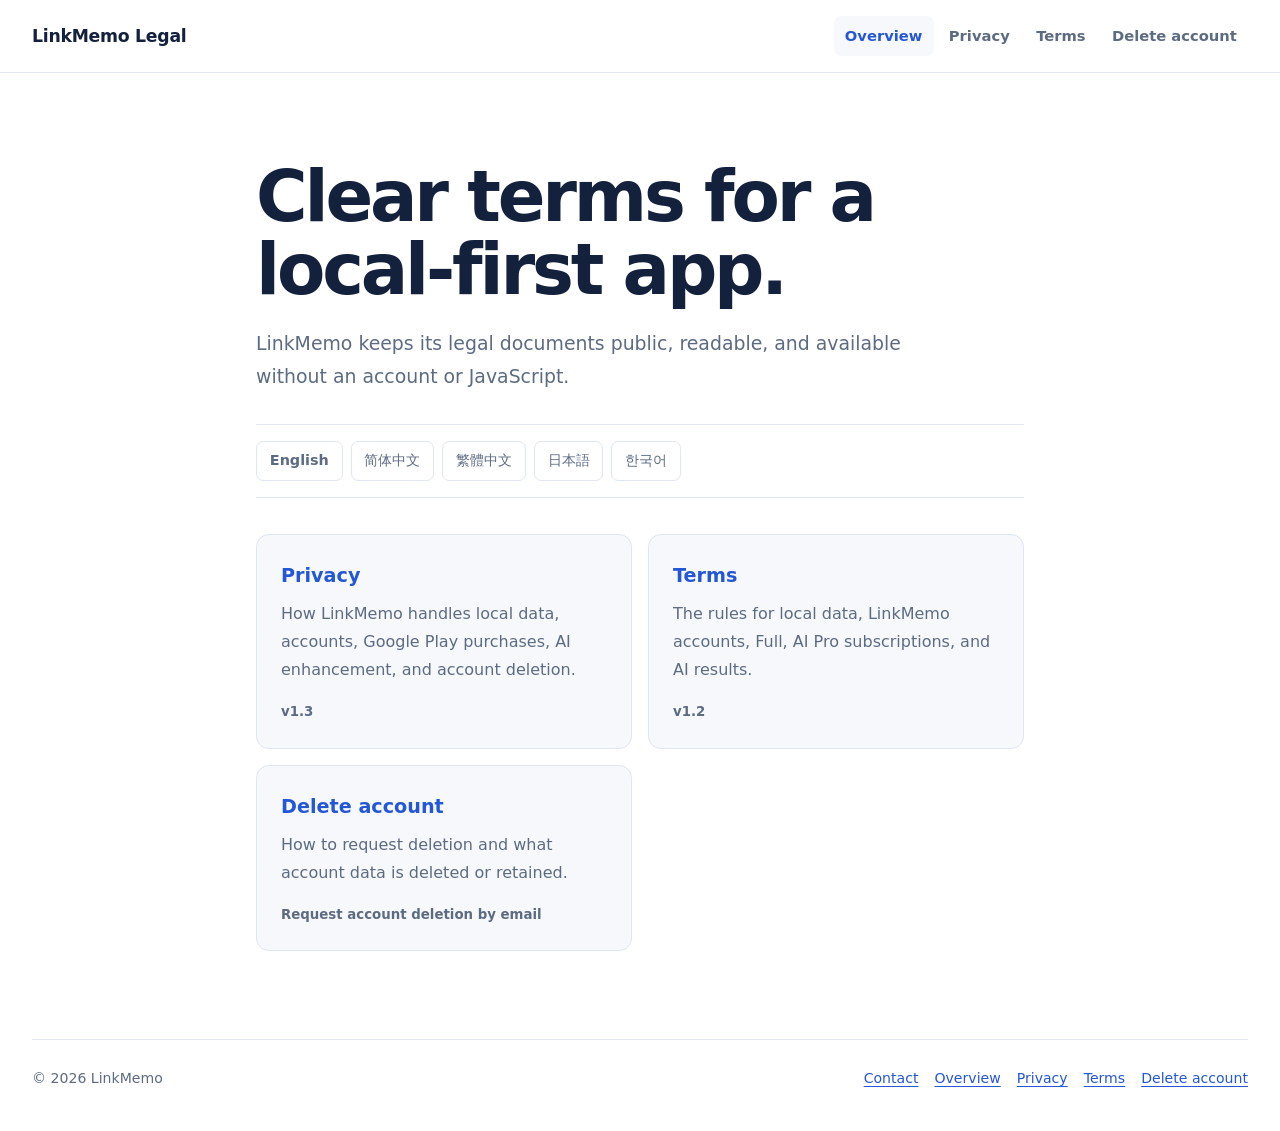
<file: index.html>
<!doctype html>
<html lang="en">
  <head>
    <meta charset="utf-8">
    <meta name="viewport" content="width=device-width, initial-scale=1">
    <meta name="description" content="Official privacy policy, account deletion instructions, and terms for LinkMemo.">
    <title>LinkMemo Legal</title>
    <link rel="stylesheet" href="styles.css">
  </head>
  <body>
    <a class="skip-link" href="#content">Skip to content</a>
    <header class="site-header"><div class="header-inner"><a class="brand" href="index.html">LinkMemo Legal</a><nav class="site-nav" aria-label="Primary navigation"><a href="index.html" aria-current="page">Overview</a><a href="privacy.html">Privacy</a><a href="terms.html">Terms</a><a href="delete-account.html">Delete account</a></nav></div></header>
    <main id="content" class="page-shell">
      <div class="page-intro"><h1>Clear terms for a local-first app.</h1><p>LinkMemo keeps its legal documents public, readable, and available without an account or JavaScript.</p></div>
      <nav class="language-switcher" aria-label="Language"><a href="#en" lang="en">English</a><a href="#zh-cn" lang="zh-CN">简体中文</a><a href="#zh-tw" lang="zh-Hant">繁體中文</a><a href="#ja" lang="ja">日本語</a><a href="#ko" lang="ko">한국어</a></nav>
      <div class="language-stack">
        <section id="en" class="language-panel" lang="en">
          <div class="overview-grid">
            <a class="overview-link" href="privacy.html#en"><strong>Privacy</strong><span>How LinkMemo handles local data, accounts, Google Play purchases, AI enhancement, and account deletion.</span><small>v1.3</small></a>
            <a class="overview-link" href="terms.html#en"><strong>Terms</strong><span>The rules for local data, LinkMemo accounts, Full, AI Pro subscriptions, and AI results.</span><small>v1.2</small></a>
            <a class="overview-link" href="delete-account.html#en"><strong>Delete account</strong><span>How to request deletion and what account data is deleted or retained.</span><small>Request account deletion by email</small></a>
          </div>
        </section>

        <section id="zh-cn" class="language-panel" lang="zh-CN">
          <div class="overview-grid">
            <a class="overview-link" href="privacy.html#zh-cn"><strong>隐私政策</strong><span>说明 LinkMemo 如何处理本地数据、账号、Google Play 购买、AI 增强与账号删除。</span><small>v1.3</small></a>
            <a class="overview-link" href="terms.html#zh-cn"><strong>用户协议</strong><span>说明本地数据、LinkMemo 账号、完整版、AI Pro 订阅及 AI 结果的使用规则。</span><small>v1.2</small></a>
            <a class="overview-link" href="delete-account.html#zh-cn"><strong>删除账号</strong><span>说明如何申请删除，以及哪些账号数据会被删除或保留。</span><small>通过电子邮件申请删除账号</small></a>
          </div>
        </section>

        <section id="zh-tw" class="language-panel" lang="zh-Hant">
          <div class="overview-grid">
            <a class="overview-link" href="privacy.html#zh-tw"><strong>私隱政策</strong><span>說明 LinkMemo 如何處理本機資料、帳戶、Google Play 購買、AI 增強及帳戶刪除。</span><small>v1.3</small></a>
            <a class="overview-link" href="terms.html#zh-tw"><strong>使用者協議</strong><span>說明本機資料、LinkMemo 帳戶、完整版、AI Pro 訂閱及 AI 結果的使用規則。</span><small>v1.2</small></a>
            <a class="overview-link" href="delete-account.html#zh-tw"><strong>刪除帳戶</strong><span>說明如何申請刪除，以及哪些帳戶資料會被刪除或保留。</span><small>透過電郵申請刪除帳戶</small></a>
          </div>
        </section>

        <section id="ja" class="language-panel" lang="ja">
          <div class="overview-grid">
            <a class="overview-link" href="privacy.html#ja"><strong>プライバシーポリシー</strong><span>ローカルデータ、アカウント、Google Play 購入、AI 強化、アカウント削除について説明します。</span><small>v1.3</small></a>
            <a class="overview-link" href="terms.html#ja"><strong>利用規約</strong><span>ローカルデータ、LinkMemo アカウント、Full、AI Pro 購読、AI 結果の利用条件です。</span><small>v1.2</small></a>
            <a class="overview-link" href="delete-account.html#ja"><strong>アカウント削除</strong><span>削除の申請方法と、削除または保持されるアカウントデータを説明します。</span><small>メールでアカウント削除を申請</small></a>
          </div>
        </section>

        <section id="ko" class="language-panel" lang="ko">
          <div class="overview-grid">
            <a class="overview-link" href="privacy.html#ko"><strong>개인정보 처리방침</strong><span>로컬 데이터, 계정, Google Play 구매, AI 향상 및 계정 삭제 처리 방식을 설명합니다.</span><small>v1.3</small></a>
            <a class="overview-link" href="terms.html#ko"><strong>이용약관</strong><span>로컬 데이터, LinkMemo 계정, Full, AI Pro 구독 및 AI 결과에 적용되는 규칙입니다.</span><small>v1.2</small></a>
            <a class="overview-link" href="delete-account.html#ko"><strong>계정 삭제</strong><span>삭제 요청 방법과 삭제되거나 보존되는 계정 데이터를 설명합니다.</span><small>이메일로 계정 삭제 요청</small></a>
          </div>
        </section>
      </div>
    </main>
    <footer class="site-footer"><span>© 2026 LinkMemo</span><div class="footer-links"><a href="mailto:zengqb2315509134@gmail.com">Contact</a><a href="index.html">Overview</a><a href="privacy.html">Privacy</a><a href="terms.html">Terms</a><a href="delete-account.html">Delete account</a></div></footer>
  </body>
</html>
</file>
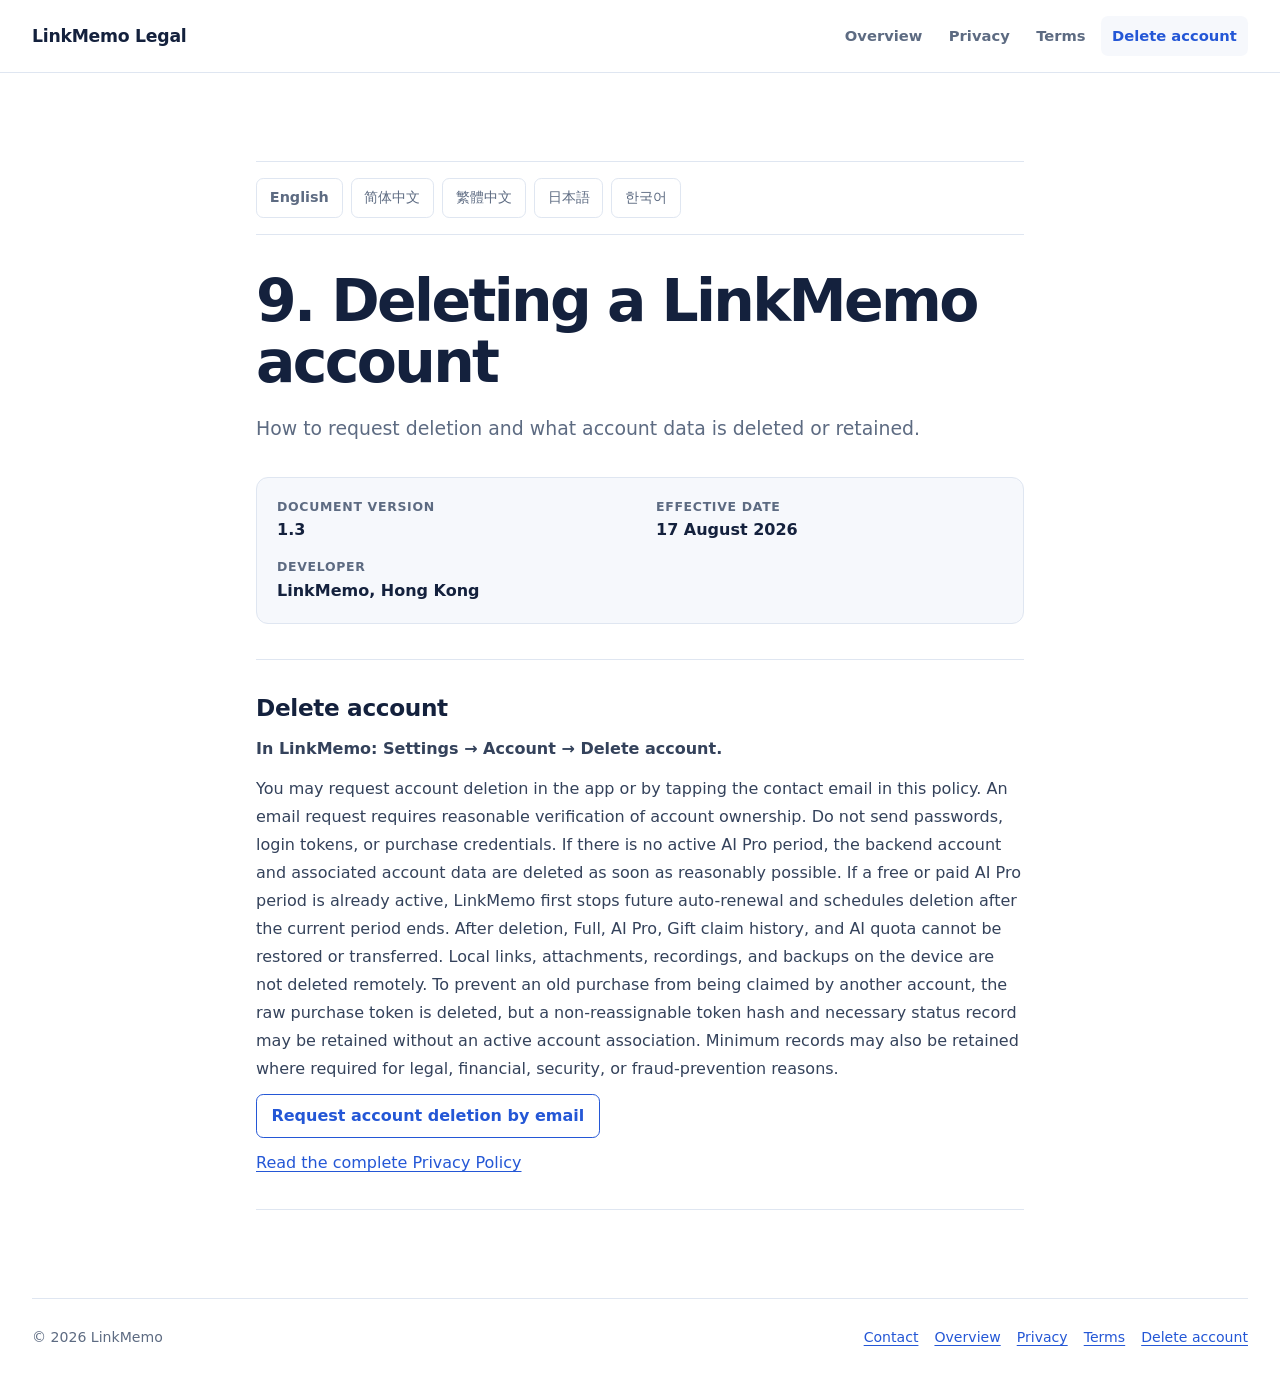
<file: delete-account.html>
<!doctype html>
<html lang="en">
  <head>
    <meta charset="utf-8">
    <meta name="viewport" content="width=device-width, initial-scale=1">
    <meta name="description" content="How to request deletion of a LinkMemo account and what data is deleted or retained.">
    <title>Delete a LinkMemo Account</title>
    <link rel="stylesheet" href="styles.css">
  </head>
  <body>
    <a class="skip-link" href="#content">Skip to content</a>
    <header class="site-header"><div class="header-inner"><a class="brand" href="index.html">LinkMemo Legal</a><nav class="site-nav" aria-label="Primary navigation"><a href="index.html">Overview</a><a href="privacy.html">Privacy</a><a href="terms.html">Terms</a><a href="delete-account.html" aria-current="page">Delete account</a></nav></div></header>
    <main id="content" class="page-shell">
      <nav class="language-switcher" aria-label="Language"><a href="#en" lang="en">English</a><a href="#zh-cn" lang="zh-CN">简体中文</a><a href="#zh-tw" lang="zh-Hant">繁體中文</a><a href="#ja" lang="ja">日本語</a><a href="#ko" lang="ko">한국어</a></nav>
      <div class="language-stack">
        <article id="en" class="language-panel" lang="en">
          <header class="document-header"><h1>9. Deleting a LinkMemo account</h1><p class="document-summary">How to request deletion and what account data is deleted or retained.</p><dl class="document-meta"><div><dt>Document version</dt><dd>1.3</dd></div><div><dt>Effective date</dt><dd><time datetime="2026-08-17">17 August 2026</time></dd></div><div><dt>Developer</dt><dd>LinkMemo, Hong Kong</dd></div></dl></header>
          <section class="legal-section"><h2>Delete account</h2><p><strong>In LinkMemo: Settings → Account → Delete account.</strong></p><p>You may request account deletion in the app or by tapping the contact email in this policy. An email request requires reasonable verification of account ownership. Do not send passwords, login tokens, or purchase credentials. If there is no active AI Pro period, the backend account and associated account data are deleted as soon as reasonably possible. If a free or paid AI Pro period is already active, LinkMemo first stops future auto-renewal and schedules deletion after the current period ends. After deletion, Full, AI Pro, Gift claim history, and AI quota cannot be restored or transferred. Local links, attachments, recordings, and backups on the device are not deleted remotely. To prevent an old purchase from being claimed by another account, the raw purchase token is deleted, but a non-reassignable token hash and necessary status record may be retained without an active account association. Minimum records may also be retained where required for legal, financial, security, or fraud-prevention reasons.</p><p class="document-action"><a href="mailto:zengqb2315509134@gmail.com?subject=LinkMemo%20account%20deletion%20request">Request account deletion by email</a></p><p><a href="privacy.html#en">Read the complete Privacy Policy</a></p></section>
        </article>

        <article id="zh-cn" class="language-panel" lang="zh-CN">
          <header class="document-header"><h1>9. 删除LinkMemo账号</h1><p class="document-summary">说明如何申请删除，以及哪些账号数据会被删除或保留。</p><dl class="document-meta"><div><dt>文档版本</dt><dd>1.3</dd></div><div><dt>生效日期</dt><dd><time datetime="2026-08-17">2026年8月17日</time></dd></div><div><dt>开发者</dt><dd>LinkMemo（香港）</dd></div></dl></header>
          <section class="legal-section"><h2>删除账号</h2><p><strong>在 LinkMemo 中：设置 → 账号 → 删除账号。</strong></p><p>你可在应用内申请删除账号，也可点击本政策中的联系邮箱发出申请。邮件申请需要完成合理的账号归属确认，请勿发送密码、登录令牌或购买凭证。没有有效AI Pro周期时，服务端账号及相关账号数据会尽快删除；如仍有已生效的免费或付费AI Pro周期，LinkMemo会先停止后续自动续订，并计划在当前有效期结束后删除账号。删除后Full、AI Pro、Gift领取记录和AI额度不再可恢复或转移。设备本地链接、附件、录音和备份不会被远程删除。为防止旧购买凭证被其他账号重复认领，原始购买Token会删除，但可能保留不可重新绑定且不再关联有效账号的Token哈希及必要状态记录；法律、财务、安全或反欺诈要求另有规定时，也可能保留必要的最少记录。</p><p class="document-action"><a href="mailto:zengqb2315509134@gmail.com?subject=LinkMemo%20%E8%B4%A6%E5%8F%B7%E5%88%A0%E9%99%A4%E7%94%B3%E8%AF%B7">通过电子邮件申请删除账号</a></p><p><a href="privacy.html#zh-cn">阅读完整隐私政策</a></p></section>
        </article>

        <article id="zh-tw" class="language-panel" lang="zh-Hant">
          <header class="document-header"><h1>9. 刪除LinkMemo帳戶</h1><p class="document-summary">說明如何申請刪除，以及哪些帳戶資料會被刪除或保留。</p><dl class="document-meta"><div><dt>文件版本</dt><dd>1.3</dd></div><div><dt>生效日期</dt><dd><time datetime="2026-08-17">2026年8月17日</time></dd></div><div><dt>開發者</dt><dd>LinkMemo（香港）</dd></div></dl></header>
          <section class="legal-section"><h2>刪除帳戶</h2><p><strong>在 LinkMemo 中：設定 → 帳戶 → 刪除帳戶。</strong></p><p>你可在應用程式內申請刪除帳戶，也可點擊本政策中的聯絡電郵提出申請。電郵申請需要完成合理的帳戶歸屬確認，請勿傳送密碼、登入權杖或購買憑證。沒有有效AI Pro週期時，伺服器帳戶及相關帳戶資料會盡快刪除；如仍有已生效的免費或付費AI Pro週期，LinkMemo會先停止後續自動續訂，並計劃在目前有效期結束後刪除帳戶。刪除後Full、AI Pro、Gift領取記錄和AI額度不再可恢復或轉移。裝置本機連結、附件、錄音和備份不會被遠端刪除。為防止舊購買憑證被其他帳戶重複認領，原始購買Token會刪除，但可能保留不可重新綁定且不再關聯有效帳戶的Token雜湊及必要狀態記錄。</p><p class="document-action"><a href="mailto:zengqb2315509134@gmail.com?subject=LinkMemo%20%E5%B8%B3%E6%88%B6%E5%88%AA%E9%99%A4%E7%94%B3%E8%AB%8B">透過電郵申請刪除帳戶</a></p><p><a href="privacy.html#zh-tw">閱讀完整私隱政策</a></p></section>
        </article>

        <article id="ja" class="language-panel" lang="ja">
          <header class="document-header"><h1>9. LinkMemoアカウントの削除</h1><p class="document-summary">削除の申請方法と、削除または保持されるアカウントデータを説明します。</p><dl class="document-meta"><div><dt>文書バージョン</dt><dd>1.3</dd></div><div><dt>発効日</dt><dd><time datetime="2026-08-17">2026年8月17日</time></dd></div><div><dt>開発者</dt><dd>LinkMemo（香港）</dd></div></dl></header>
          <section class="legal-section"><h2>アカウント削除</h2><p><strong>LinkMemo 内：設定 → アカウント → アカウントを削除。</strong></p><p>アプリ内、または本ポリシーのメールボタンからアカウント削除を申請できます。メール申請では合理的な所有確認が必要です。パスワード、ログイントークン、購入証明は送らないでください。有効なAI Pro期間がなければ、サーバーアカウントと関連データを合理的に可能な限り速やかに削除します。有効な無料・有料期間がある場合は、今後の自動更新を停止し、現在の期間終了後に削除する予定です。削除後、Full、AI Pro、Gift履歴、AI利用回数は復元・移転できません。端末内のリンク、添付、録音、バックアップは遠隔削除されません。古い購入の再利用を防ぐため、生の購入Tokenは削除しますが、再紐付け不能なTokenハッシュと必要な状態記録を、有効なアカウントに関連付けず保持する場合があります。</p><p class="document-action"><a href="mailto:zengqb2315509134@gmail.com?subject=LinkMemo%20%E3%82%A2%E3%82%AB%E3%82%A6%E3%83%B3%E3%83%88%E5%89%8A%E9%99%A4%E7%94%B3%E8%AB%8B">メールでアカウント削除を申請</a></p><p><a href="privacy.html#ja">プライバシーポリシー全文を読む</a></p></section>
        </article>

        <article id="ko" class="language-panel" lang="ko">
          <header class="document-header"><h1>9. LinkMemo 계정 삭제</h1><p class="document-summary">삭제 요청 방법과 삭제되거나 보존되는 계정 데이터를 설명합니다.</p><dl class="document-meta"><div><dt>문서 버전</dt><dd>1.3</dd></div><div><dt>시행일</dt><dd><time datetime="2026-08-17">2026년 8월 17일</time></dd></div><div><dt>개발자</dt><dd>LinkMemo (홍콩)</dd></div></dl></header>
          <section class="legal-section"><h2>계정 삭제</h2><p><strong>LinkMemo에서: 설정 → 계정 → 계정 삭제.</strong></p><p>앱 안에서 또는 본 방침의 이메일 버튼을 눌러 계정 삭제를 요청할 수 있습니다. 이메일 요청에는 합리적인 계정 소유 확인이 필요합니다. 비밀번호, 로그인 토큰 또는 구매 증명을 보내지 마십시오. 활성 AI Pro 기간이 없으면 서버 계정과 관련 데이터를 합리적으로 가능한 한 빨리 삭제합니다. 이미 활성화된 무료 또는 유료 기간이 있으면 향후 자동 갱신을 먼저 중지하고 현재 기간 종료 후 삭제할 예정입니다. 삭제 후 Full, AI Pro, Gift 수령 기록 및 AI 할당량은 복원하거나 이전할 수 없습니다. 기기의 로컬 링크, 첨부파일, 녹음 및 백업은 원격으로 삭제되지 않습니다. 이전 구매의 재사용을 막기 위해 원본 구매 Token은 삭제하지만, 활성 계정과 연결되지 않는 재연결 불가 Token 해시와 필요한 상태 기록을 보관할 수 있습니다.</p><p class="document-action"><a href="mailto:zengqb2315509134@gmail.com?subject=LinkMemo%20%EA%B3%84%EC%A0%95%20%EC%82%AD%EC%A0%9C%20%EC%9A%94%EC%B2%AD">이메일로 계정 삭제 요청</a></p><p><a href="privacy.html#ko">개인정보 처리방침 전체 보기</a></p></section>
        </article>
      </div>
    </main>
    <footer class="site-footer"><span>© 2026 LinkMemo</span><div class="footer-links"><a href="mailto:zengqb2315509134@gmail.com">Contact</a><a href="index.html">Overview</a><a href="privacy.html">Privacy</a><a href="terms.html">Terms</a><a href="delete-account.html">Delete account</a></div></footer>
  </body>
</html>
</file>
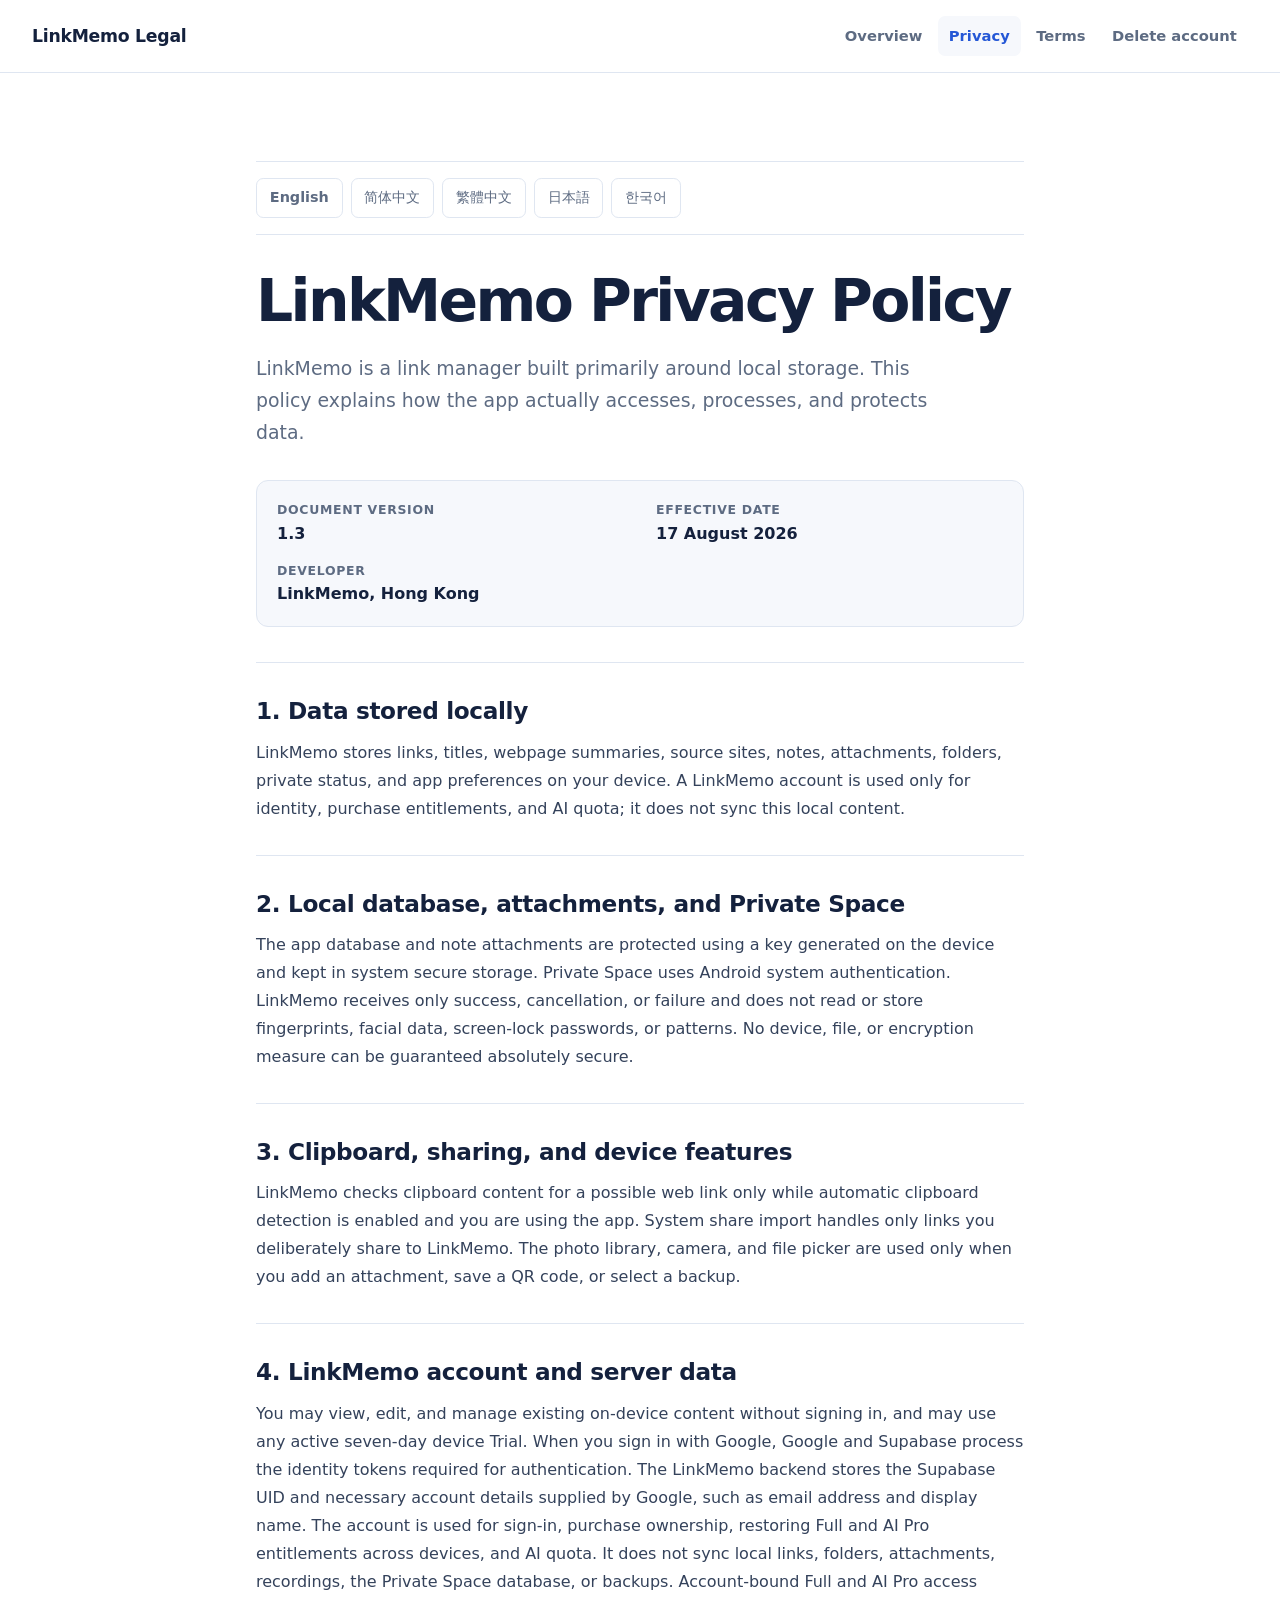
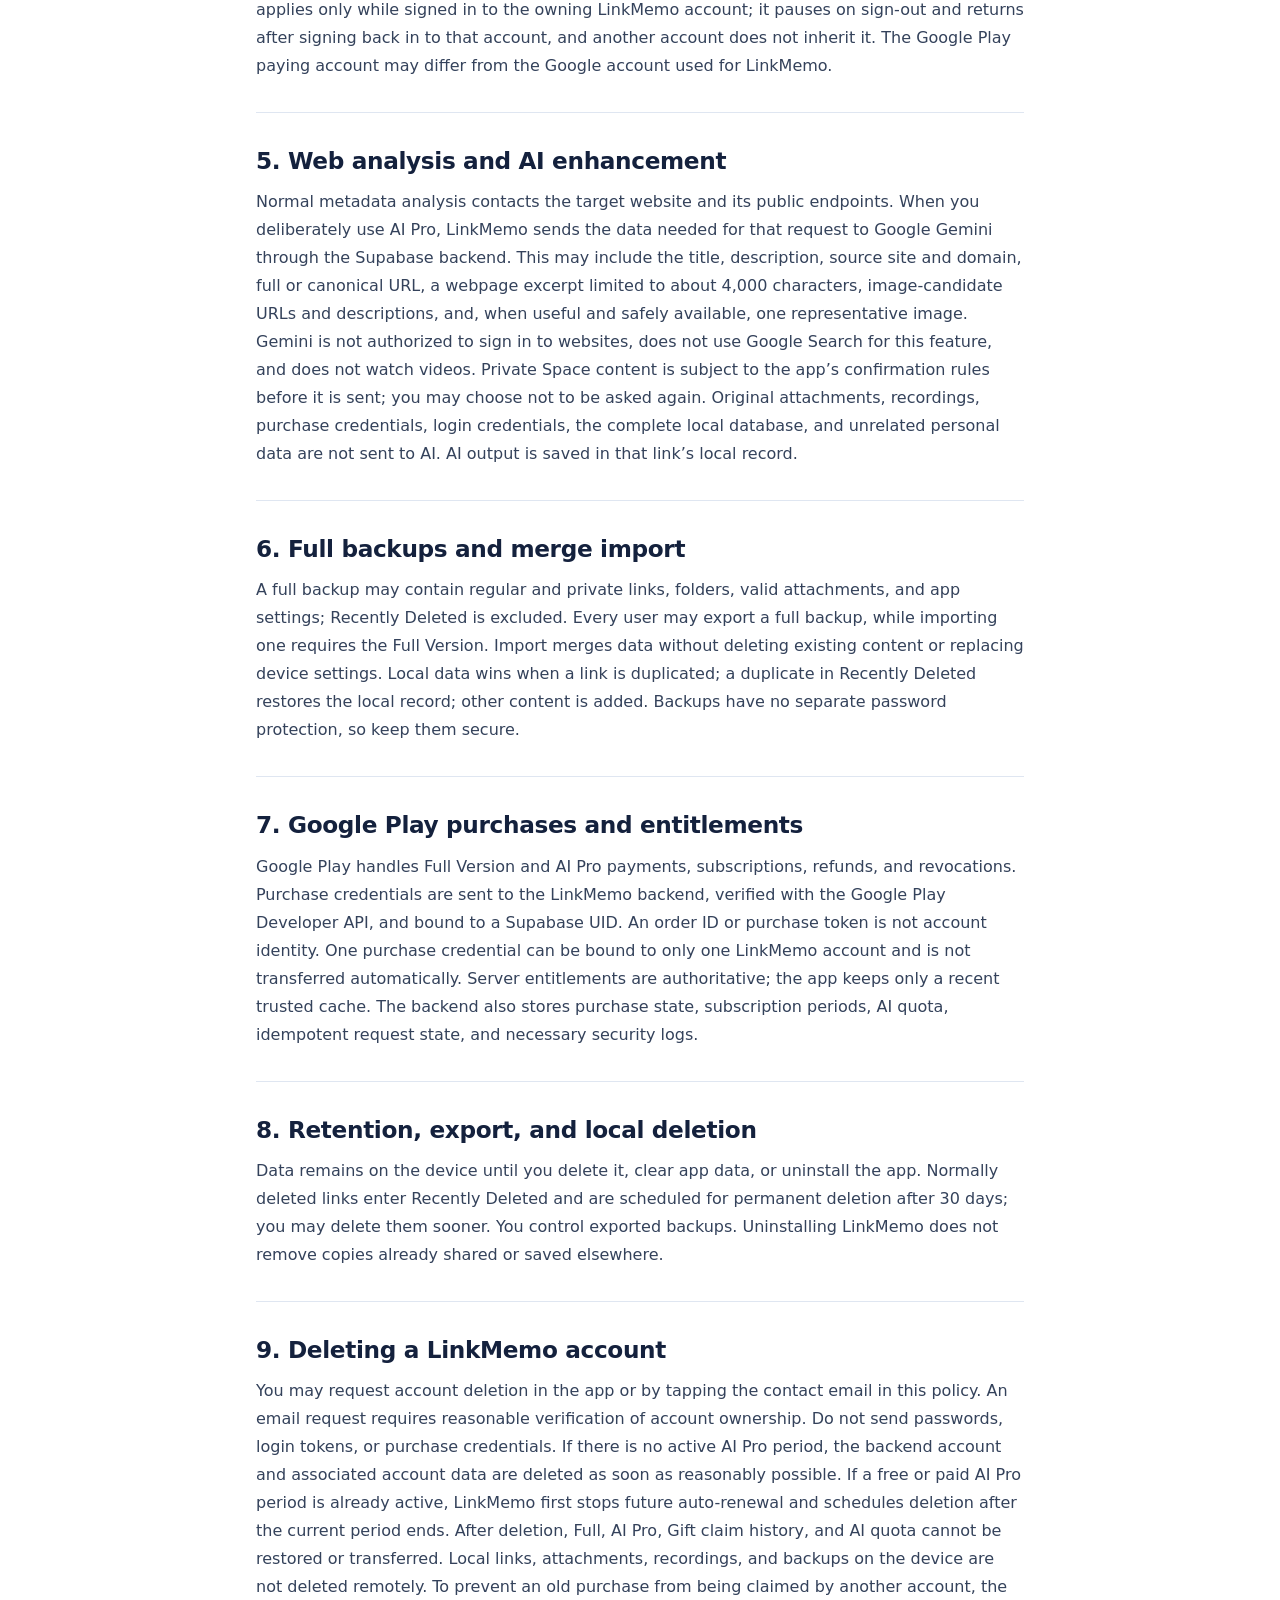
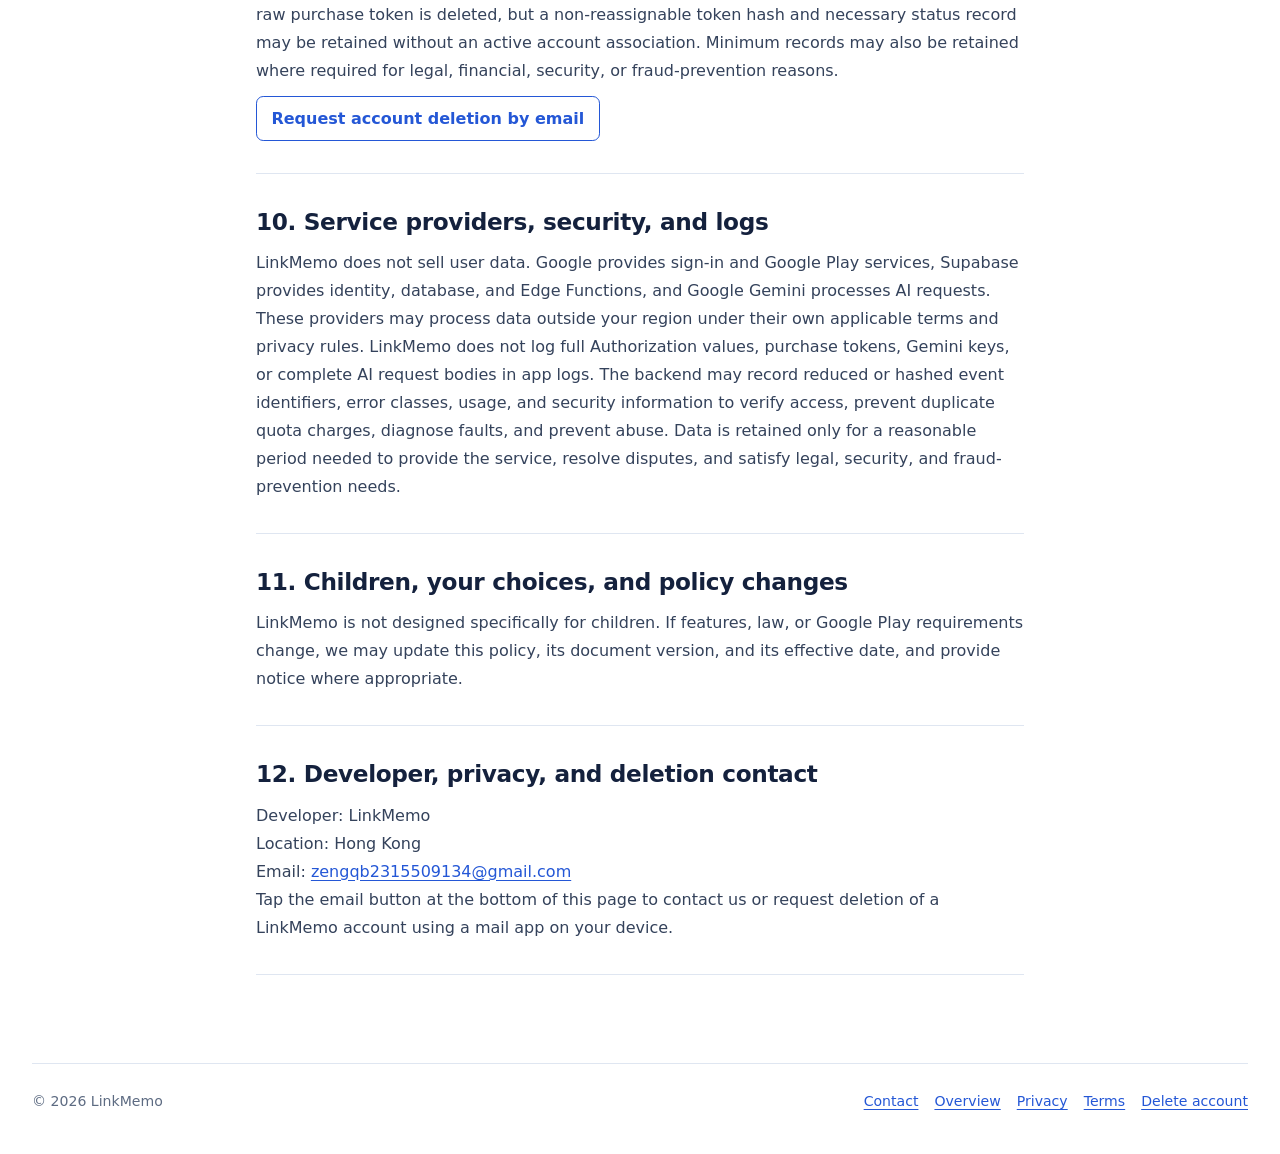
<file: privacy.html>
<!doctype html>
<html lang="en">
  <head>
    <meta charset="utf-8">
    <meta name="viewport" content="width=device-width, initial-scale=1">
    <meta name="description" content="LinkMemo Privacy Policy and account deletion instructions.">
    <title>LinkMemo Privacy Policy</title>
    <link rel="stylesheet" href="styles.css">
  </head>
  <body>
    <a class="skip-link" href="#content">Skip to content</a>
    <header class="site-header"><div class="header-inner"><a class="brand" href="index.html">LinkMemo Legal</a><nav class="site-nav" aria-label="Primary navigation"><a href="index.html">Overview</a><a href="privacy.html" aria-current="page">Privacy</a><a href="terms.html">Terms</a><a href="delete-account.html">Delete account</a></nav></div></header>
    <main id="content" class="page-shell">
      <nav class="language-switcher" aria-label="Language"><a href="#en" lang="en">English</a><a href="#zh-cn" lang="zh-CN">简体中文</a><a href="#zh-tw" lang="zh-Hant">繁體中文</a><a href="#ja" lang="ja">日本語</a><a href="#ko" lang="ko">한국어</a></nav>
      <div class="language-stack">
        <article id="en" class="language-panel" lang="en">
          <header class="document-header"><h1>LinkMemo Privacy Policy</h1><p class="document-summary">LinkMemo is a link manager built primarily around local storage. This policy explains how the app actually accesses, processes, and protects data.</p><dl class="document-meta"><div><dt>Document version</dt><dd>1.3</dd></div><div><dt>Effective date</dt><dd><time datetime="2026-08-17">17 August 2026</time></dd></div><div><dt>Developer</dt><dd>LinkMemo, Hong Kong</dd></div></dl></header>
          <section class="legal-section"><h2>1. Data stored locally</h2><p>LinkMemo stores links, titles, webpage summaries, source sites, notes, attachments, folders, private status, and app preferences on your device. A LinkMemo account is used only for identity, purchase entitlements, and AI quota; it does not sync this local content.</p></section>
          <section class="legal-section"><h2>2. Local database, attachments, and Private Space</h2><p>The app database and note attachments are protected using a key generated on the device and kept in system secure storage. Private Space uses Android system authentication. LinkMemo receives only success, cancellation, or failure and does not read or store fingerprints, facial data, screen-lock passwords, or patterns. No device, file, or encryption measure can be guaranteed absolutely secure.</p></section>
          <section class="legal-section"><h2>3. Clipboard, sharing, and device features</h2><p>LinkMemo checks clipboard content for a possible web link only while automatic clipboard detection is enabled and you are using the app. System share import handles only links you deliberately share to LinkMemo. The photo library, camera, and file picker are used only when you add an attachment, save a QR code, or select a backup.</p></section>
          <section class="legal-section"><h2>4. LinkMemo account and server data</h2><p>You may view, edit, and manage existing on-device content without signing in, and may use any active seven-day device Trial. When you sign in with Google, Google and Supabase process the identity tokens required for authentication. The LinkMemo backend stores the Supabase UID and necessary account details supplied by Google, such as email address and display name. The account is used for sign-in, purchase ownership, restoring Full and AI Pro entitlements across devices, and AI quota. It does not sync local links, folders, attachments, recordings, the Private Space database, or backups. Account-bound Full and AI Pro access applies only while signed in to the owning LinkMemo account; it pauses on sign-out and returns after signing back in to that account, and another account does not inherit it. The Google Play paying account may differ from the Google account used for LinkMemo.</p></section>
          <section class="legal-section"><h2>5. Web analysis and AI enhancement</h2><p>Normal metadata analysis contacts the target website and its public endpoints. When you deliberately use AI Pro, LinkMemo sends the data needed for that request to Google Gemini through the Supabase backend. This may include the title, description, source site and domain, full or canonical URL, a webpage excerpt limited to about 4,000 characters, image-candidate URLs and descriptions, and, when useful and safely available, one representative image. Gemini is not authorized to sign in to websites, does not use Google Search for this feature, and does not watch videos. Private Space content is subject to the app’s confirmation rules before it is sent; you may choose not to be asked again. Original attachments, recordings, purchase credentials, login credentials, the complete local database, and unrelated personal data are not sent to AI. AI output is saved in that link’s local record.</p></section>
          <section class="legal-section"><h2>6. Full backups and merge import</h2><p>A full backup may contain regular and private links, folders, valid attachments, and app settings; Recently Deleted is excluded. Every user may export a full backup, while importing one requires the Full Version. Import merges data without deleting existing content or replacing device settings. Local data wins when a link is duplicated; a duplicate in Recently Deleted restores the local record; other content is added. Backups have no separate password protection, so keep them secure.</p></section>
          <section class="legal-section"><h2>7. Google Play purchases and entitlements</h2><p>Google Play handles Full Version and AI Pro payments, subscriptions, refunds, and revocations. Purchase credentials are sent to the LinkMemo backend, verified with the Google Play Developer API, and bound to a Supabase UID. An order ID or purchase token is not account identity. One purchase credential can be bound to only one LinkMemo account and is not transferred automatically. Server entitlements are authoritative; the app keeps only a recent trusted cache. The backend also stores purchase state, subscription periods, AI quota, idempotent request state, and necessary security logs.</p></section>
          <section class="legal-section"><h2>8. Retention, export, and local deletion</h2><p>Data remains on the device until you delete it, clear app data, or uninstall the app. Normally deleted links enter Recently Deleted and are scheduled for permanent deletion after 30 days; you may delete them sooner. You control exported backups. Uninstalling LinkMemo does not remove copies already shared or saved elsewhere.</p></section>
          <section id="account-deletion-en" class="legal-section"><h2>9. Deleting a LinkMemo account</h2><p>You may request account deletion in the app or by tapping the contact email in this policy. An email request requires reasonable verification of account ownership. Do not send passwords, login tokens, or purchase credentials. If there is no active AI Pro period, the backend account and associated account data are deleted as soon as reasonably possible. If a free or paid AI Pro period is already active, LinkMemo first stops future auto-renewal and schedules deletion after the current period ends. After deletion, Full, AI Pro, Gift claim history, and AI quota cannot be restored or transferred. Local links, attachments, recordings, and backups on the device are not deleted remotely. To prevent an old purchase from being claimed by another account, the raw purchase token is deleted, but a non-reassignable token hash and necessary status record may be retained without an active account association. Minimum records may also be retained where required for legal, financial, security, or fraud-prevention reasons.</p><p class="document-action"><a href="mailto:zengqb2315509134@gmail.com?subject=LinkMemo%20account%20deletion%20request">Request account deletion by email</a></p></section>
          <section class="legal-section"><h2>10. Service providers, security, and logs</h2><p>LinkMemo does not sell user data. Google provides sign-in and Google Play services, Supabase provides identity, database, and Edge Functions, and Google Gemini processes AI requests. These providers may process data outside your region under their own applicable terms and privacy rules. LinkMemo does not log full Authorization values, purchase tokens, Gemini keys, or complete AI request bodies in app logs. The backend may record reduced or hashed event identifiers, error classes, usage, and security information to verify access, prevent duplicate quota charges, diagnose faults, and prevent abuse. Data is retained only for a reasonable period needed to provide the service, resolve disputes, and satisfy legal, security, and fraud-prevention needs.</p></section>
          <section class="legal-section"><h2>11. Children, your choices, and policy changes</h2><p>LinkMemo is not designed specifically for children. If features, law, or Google Play requirements change, we may update this policy, its document version, and its effective date, and provide notice where appropriate.</p></section>
          <section class="legal-section"><h2>12. Developer, privacy, and deletion contact</h2><p>Developer: LinkMemo<br>Location: Hong Kong<br>Email: <a href="mailto:zengqb2315509134@gmail.com">zengqb2315509134@gmail.com</a><br>Tap the email button at the bottom of this page to contact us or request deletion of a LinkMemo account using a mail app on your device.</p></section>
        </article>

        <article id="zh-cn" class="language-panel" lang="zh-CN">
          <header class="document-header"><h1>隐私政策</h1><p class="document-summary">LinkMemo是一款以本地存储为主的链接管理应用。本政策说明应用访问、处理和保护数据的实际方式。</p><dl class="document-meta"><div><dt>文档版本</dt><dd>1.3</dd></div><div><dt>生效日期</dt><dd><time datetime="2026-08-17">2026年8月17日</time></dd></div><div><dt>开发者</dt><dd>LinkMemo（香港）</dd></div></dl></header>
          <section class="legal-section"><h2>1. 本地保存的数据</h2><p>LinkMemo在设备本地保存你添加的链接、标题、网页摘要、来源网站、备注、附件、文件夹、置顶状态、私密标记及应用设置。LinkMemo账号只用于身份、购买权益和AI额度，不会同步这些本地内容。</p></section>
          <section class="legal-section"><h2>2. 本地数据库、附件与私密空间</h2><p>应用数据库和备注附件使用设备本地生成并保存在系统安全存储中的密钥进行保护。私密空间使用Android系统身份验证；LinkMemo只接收成功、取消或失败结果，不读取或保存指纹、面容、锁屏密码或图案。我们不夸大或保证任何设备、文件或加密措施绝对安全。</p></section>
          <section class="legal-section"><h2>3. 剪贴板、分享与设备功能</h2><p>仅当你开启自动检测剪贴板并使用应用时，LinkMemo才检查剪贴板内容是否包含候选网页链接。系统分享导入只处理你主动分享给LinkMemo的链接。相册、相机和文件选择器仅用于你主动添加附件、保存二维码或选择备份；系统分享会把你选择的数据交给你指定的第三方应用。</p></section>
          <section class="legal-section"><h2>4. LinkMemo账号与服务端数据</h2><p>你可以不登录查看、编辑和管理设备上的既有内容，也可使用本机仍有效的7天Trial。使用Google登录时，Google和Supabase会处理登录所需的身份令牌；LinkMemo服务端保存Supabase UID，以及Google提供的邮箱、显示名称等必要账号资料。账号用于登录、购买归属、跨设备恢复Full与AI Pro权益及AI额度，不会同步本地链接、文件夹、附件、录音、私密空间数据库或备份。账号绑定的Full与AI Pro权益仅在登录其所属LinkMemo账号时生效；退出后会暂停，重新登录同一账号后恢复，其他账号不会继承。Google Play付款账号可以与LinkMemo登录Google账号不同。</p></section>
          <section class="legal-section"><h2>5. 网页分析与AI增强</h2><p>普通网页分析会连接目标网站及其公开接口。你主动使用AI Pro时，LinkMemo会通过Supabase服务端把本次任务所需的数据发送给Google Gemini，可能包括标题、描述、来源网站和域名、完整或规范化URL、最多约4000字符的网页正文摘录、图片候选的URL与说明，以及在有必要且可安全取得时的一张代表图片。Gemini不会被授权登录网站，也不使用Google Search或观看视频。私密空间内容每次发送前均受应用确认规则约束；你可选择不再显示提示。原始附件、录音、购买凭证、登录凭证、完整本地数据库和无关个人数据不会发送给AI。AI输出会保存到该链接的本地记录。</p></section>
          <section class="legal-section"><h2>6. 完整备份与合并导入</h2><p>完整备份可包含普通及私密链接、文件夹、有效附件和应用设置，不包含最近删除。所有用户均可导出完整备份；导入完整备份属于完整版功能。导入采用合并方式，不删除现有数据，也不覆盖设备设置。重复链接保留本机版本并跳过备份副本；与最近删除重复的链接会恢复本机记录；其他内容会加入现有数据。备份没有独立密码保护，取得文件的人可能读取或导入其中数据，请妥善保管。</p></section>
          <section class="legal-section"><h2>7. Google Play购买与权益</h2><p>Google Play负责完整版和AI Pro的付款、订阅、退款与撤销。购买凭证会发送到LinkMemo服务端并通过Google Play Developer API验证，再绑定到Supabase UID；orderId或purchaseToken不作为账号身份。一个购买凭证只能绑定一个LinkMemo账号且不会自动转移。服务端权益是长期权威，本地只缓存最近一次可信状态。服务端还保存购买状态、订阅周期、AI额度、幂等请求状态及必要安全日志。</p></section>
          <section class="legal-section"><h2>8. 数据保留、导出与账号删除</h2><p>数据保留在设备上，直至你删除、清除应用数据或卸载应用。普通删除的链接进入最近删除，并计划在30天后永久清除；你也可提前永久删除。导出的备份由你自行保管，卸载应用不会删除已复制或分享到其他位置的备份。</p></section>
          <section id="account-deletion-zh-cn" class="legal-section"><h2>9. 删除LinkMemo账号</h2><p>你可在应用内申请删除账号，也可点击本政策中的联系邮箱发出申请。邮件申请需要完成合理的账号归属确认，请勿发送密码、登录令牌或购买凭证。没有有效AI Pro周期时，服务端账号及相关账号数据会尽快删除；如仍有已生效的免费或付费AI Pro周期，LinkMemo会先停止后续自动续订，并计划在当前有效期结束后删除账号。删除后Full、AI Pro、Gift领取记录和AI额度不再可恢复或转移。设备本地链接、附件、录音和备份不会被远程删除。为防止旧购买凭证被其他账号重复认领，原始购买Token会删除，但可能保留不可重新绑定且不再关联有效账号的Token哈希及必要状态记录；法律、财务、安全或反欺诈要求另有规定时，也可能保留必要的最少记录。</p><p class="document-action"><a href="mailto:zengqb2315509134@gmail.com?subject=LinkMemo%20%E8%B4%A6%E5%8F%B7%E5%88%A0%E9%99%A4%E7%94%B3%E8%AF%B7">通过电子邮件申请删除账号</a></p></section>
          <section class="legal-section"><h2>10. 第三方处理、安全与日志</h2><p>LinkMemo不出售用户数据。Google提供登录和Google Play服务，Supabase提供身份、数据库和Edge Functions，Google Gemini处理AI请求。这些服务可能在你所在地区以外处理数据，并依其服务条款和隐私规则运行。LinkMemo不在应用日志中记录完整Authorization、purchaseToken、Gemini密钥或完整AI请求正文；服务端可记录经缩减或哈希化的事件标识、错误类别、用量和安全信息，以验证权益、防止重复扣次、排查故障和防范滥用。数据仅在提供服务、解决争议以及履行法律、安全和反欺诈需要的合理期间保留。</p></section>
          <section class="legal-section"><h2>11. 儿童、你的选择与政策变更</h2><p>LinkMemo并非专门面向儿童设计。若本政策因功能、法律或Google Play要求变化而更新，我们会更新文档版本、生效日期，并在适当情况下提供提示。</p></section>
          <section class="legal-section"><h2>12. 开发者资料、隐私与删除申请</h2><p>开发者：LinkMemo<br>所在地：香港<br>联系邮箱：<a href="mailto:zengqb2315509134@gmail.com">zengqb2315509134@gmail.com</a><br>你可以点击页面底部的邮箱，通过设备上的邮件应用联系我们或申请删除LinkMemo账号。</p></section>
        </article>

        <article id="zh-tw" class="language-panel" lang="zh-Hant">
          <header class="document-header"><h1>隱私政策</h1><p class="document-summary">LinkMemo是一款以本機儲存為主的連結管理應用程式。本政策說明應用程式存取、處理和保護資料的實際方式。</p><dl class="document-meta"><div><dt>文件版本</dt><dd>1.3</dd></div><div><dt>生效日期</dt><dd><time datetime="2026-08-17">2026年8月17日</time></dd></div><div><dt>開發者</dt><dd>LinkMemo（香港）</dd></div></dl></header>
          <section class="legal-section"><h2>1. 本機儲存的資料</h2><p>LinkMemo在裝置本機儲存你加入的連結、標題、網頁摘要、來源網站、備註、附件、資料夾、私密標記及應用程式設定。LinkMemo帳戶只用於身分、購買權益和AI額度，不會同步這些本機內容。</p></section>
          <section class="legal-section"><h2>2. 本機資料庫、附件與私密空間</h2><p>應用程式資料庫和備註附件使用裝置本機產生並儲存在系統安全儲存區的金鑰加以保護。私密空間使用Android系統身分驗證；LinkMemo只接收成功、取消或失敗結果，不讀取或保存指紋、臉部、鎖定畫面密碼或圖形。我們不誇大或保證任何裝置、檔案或加密措施絕對安全。</p></section>
          <section class="legal-section"><h2>3. 剪貼簿、分享與裝置功能</h2><p>只有在你開啟自動偵測剪貼簿並使用應用程式時，LinkMemo才會檢查剪貼簿內容是否含有候選網頁連結。系統分享匯入只處理你主動分享給LinkMemo的連結。相簿、相機和檔案選擇器只用於你主動加入附件、儲存二維碼或選擇備份。</p></section>
          <section class="legal-section"><h2>4. LinkMemo帳戶與伺服器資料</h2><p>你可以不登入查看、編輯和管理裝置上的既有內容，也可使用本機仍有效的7天Trial。使用Google登入時，Google和Supabase會處理登入所需的身分權杖；LinkMemo伺服器會保存Supabase UID，以及Google提供的電郵、顯示名稱等必要帳戶資料。帳戶用於登入、購買歸屬、跨裝置恢復Full與AI Pro權益及AI額度，不會同步本機連結、資料夾、附件、錄音、私密空間資料庫或備份。帳戶綁定的Full與AI Pro權益只在登入其所屬LinkMemo帳戶時生效；登出後會暫停，重新登入同一帳戶後恢復，其他帳戶不會繼承。Google Play付款帳戶可以與LinkMemo登入Google帳戶不同。</p></section>
          <section class="legal-section"><h2>5. 網頁分析與AI增強</h2><p>一般網頁分析會連線至目標網站及其公開介面。你主動使用AI Pro時，LinkMemo會透過Supabase伺服器把本次任務所需資料傳送給Google Gemini，可能包括標題、描述、來源網站和網域、完整或標準化URL、最多約4000字元的網頁正文摘錄、圖片候選的URL與說明，以及在有必要且可安全取得時的一張代表圖片。Gemini不會獲授權登入網站，也不使用Google Search或觀看影片。私密空間內容每次傳送前均受應用程式確認規則約束；你可選擇不再顯示提示。原始附件、錄音、購買憑證、登入憑證、完整本機資料庫和無關個人資料不會傳送給AI。AI輸出會保存到該連結的本機記錄。</p></section>
          <section class="legal-section"><h2>6. 完整備份與合併匯入</h2><p>完整備份可包含一般及私密連結、資料夾、有效附件和應用程式設定，不包含最近刪除。所有使用者均可匯出完整備份；匯入完整備份屬於完整版功能。匯入採合併方式，不會刪除現有資料，也不覆寫裝置設定。重複連結保留本機版本並略過備份副本；與最近刪除重複的連結會還原本機記錄；其他內容會加入現有資料。備份沒有獨立密碼保護，請妥善保管。</p></section>
          <section class="legal-section"><h2>7. Google Play購買與權益</h2><p>Google Play負責完整版和AI Pro的付款、訂閱、退款與撤銷。購買憑證會傳送至LinkMemo伺服器並透過Google Play Developer API驗證，再綁定Supabase UID；orderId或purchaseToken不作為帳戶身分。一個購買憑證只能綁定一個LinkMemo帳戶且不會自動轉移。伺服器權益是長期權威，本機只快取最近一次可信狀態。伺服器亦保存購買狀態、訂閱週期、AI額度、冪等請求狀態及必要安全記錄。</p></section>
          <section class="legal-section"><h2>8. 資料保留、匯出與帳戶刪除</h2><p>資料保留在裝置上，直到你刪除、清除應用程式資料或解除安裝。一般刪除的連結會進入最近刪除，並預計在30天後永久清除；你也可提前永久刪除。匯出的備份由你自行保管，解除安裝不會刪除已複製或分享至其他位置的備份。</p></section>
          <section id="account-deletion-zh-tw" class="legal-section"><h2>9. 刪除LinkMemo帳戶</h2><p>你可在應用程式內申請刪除帳戶，也可點擊本政策中的聯絡電郵提出申請。電郵申請需要完成合理的帳戶歸屬確認，請勿傳送密碼、登入權杖或購買憑證。沒有有效AI Pro週期時，伺服器帳戶及相關帳戶資料會盡快刪除；如仍有已生效的免費或付費AI Pro週期，LinkMemo會先停止後續自動續訂，並計劃在目前有效期結束後刪除帳戶。刪除後Full、AI Pro、Gift領取記錄和AI額度不再可恢復或轉移。裝置本機連結、附件、錄音和備份不會被遠端刪除。為防止舊購買憑證被其他帳戶重複認領，原始購買Token會刪除，但可能保留不可重新綁定且不再關聯有效帳戶的Token雜湊及必要狀態記錄。</p><p class="document-action"><a href="mailto:zengqb2315509134@gmail.com?subject=LinkMemo%20%E5%B8%B3%E6%88%B6%E5%88%AA%E9%99%A4%E7%94%B3%E8%AB%8B">透過電郵申請刪除帳戶</a></p></section>
          <section class="legal-section"><h2>10. 第三方處理、安全與記錄</h2><p>LinkMemo不出售使用者資料。Google提供登入和Google Play服務，Supabase提供身分、資料庫和Edge Functions，Google Gemini處理AI請求。這些服務可能在你所在區域以外處理資料，並依其服務條款和私隱規則運作。LinkMemo不在應用程式記錄中保存完整Authorization、purchaseToken、Gemini密鑰或完整AI請求正文；伺服器可記錄經縮減或雜湊化的事件識別、錯誤類別、用量和安全資訊，以驗證權益、防止重複扣次、排查故障和防範濫用。</p></section>
          <section class="legal-section"><h2>11. 兒童、你的選擇與政策變更</h2><p>LinkMemo並非專為兒童設計。若本政策因功能、法律或Google Play要求變化而更新，我們會更新文件版本、生效日期，並在適當情況下提供提示。</p></section>
          <section class="legal-section"><h2>12. 開發者資料、私隱與刪除申請</h2><p>開發者：LinkMemo<br>所在地：香港<br>聯絡電郵：<a href="mailto:zengqb2315509134@gmail.com">zengqb2315509134@gmail.com</a><br>你可以點擊頁面底部的電郵，透過裝置上的郵件應用程式聯絡我們或申請刪除LinkMemo帳戶。</p></section>
        </article>

        <article id="ja" class="language-panel" lang="ja">
          <header class="document-header"><h1>LinkMemo プライバシーポリシー</h1><p class="document-summary">LinkMemoはローカル保存を中心とするリンク管理アプリです。本ポリシーでは、アプリが実際にデータへアクセスし、処理・保護する方法を説明します。</p><dl class="document-meta"><div><dt>文書バージョン</dt><dd>1.3</dd></div><div><dt>発効日</dt><dd><time datetime="2026-08-17">2026年8月17日</time></dd></div><div><dt>開発者</dt><dd>LinkMemo（香港）</dd></div></dl></header>
          <section class="legal-section"><h2>1. 端末内に保存するデータ</h2><p>LinkMemoはリンク、タイトル、ウェブ要約、参照元、メモ、添付ファイル、フォルダ、非公開状態、アプリ設定を端末内に保存します。LinkMemoアカウントは本人確認、購入権利、AI利用回数にのみ使用し、これらのローカル内容は同期しません。</p></section>
          <section class="legal-section"><h2>2. ローカルデータベース、添付ファイル、プライベートスペース</h2><p>データベースとメモ添付ファイルは、端末で生成されシステムの安全なストレージに保存される鍵で保護されます。プライベートスペースはAndroidのシステム認証を使用し、LinkMemoは成功・キャンセル・失敗のみを受け取ります。指紋、顔、画面ロックのパスワードやパターンは読み取り・保存しません。絶対的な安全性は保証しません。</p></section>
          <section class="legal-section"><h2>3. クリップボード、共有、端末機能</h2><p>クリップボードの自動検出を有効にしてアプリを使用している間だけ、ウェブリンク候補があるか確認します。システム共有からの取り込みは、ユーザーがLinkMemoへ明示的に共有したリンクだけを処理します。写真、カメラ、ファイル選択は、添付、QRコード保存、バックアップ選択のために使用します。</p></section>
          <section class="legal-section"><h2>4. LinkMemoアカウントとサーバーデータ</h2><p>既存の端末内コンテンツの閲覧、編集、管理、および端末上で有効な7日間のTrialは、ログインせずに利用できます。Googleログインでは、GoogleとSupabaseが認証に必要なIDトークンを処理します。LinkMemoサーバーはSupabase UIDと、Googleから提供されるメールアドレスや表示名など必要なアカウント情報を保存します。アカウントはログイン、購入の帰属、別端末でのFull・AI Pro権利とAI利用回数の復元に使用し、ローカルのリンク、フォルダ、添付、録音、プライベートスペースのデータベース、バックアップは同期しません。アカウントに紐付くFullとAI Proは、その所有LinkMemoアカウントにログインしている間だけ有効です。ログアウトすると一時停止し、同じアカウントへ再ログインすると復元され、別のアカウントには引き継がれません。Google Playの支払いアカウントはLinkMemoログイン用Googleアカウントと異なっても構いません。</p></section>
          <section class="legal-section"><h2>5. ウェブ解析とAI強化</h2><p>通常のメタデータ解析は対象サイトと公開エンドポイントへ接続します。AI Proを明示的に使用すると、Supabaseサーバーを通じて、そのリクエストに必要な情報をGoogle Geminiへ送信します。これにはタイトル、説明、参照元サイトとドメイン、完全または正規化URL、最大約4,000文字の本文抜粋、候補画像のURLと説明、必要かつ安全に取得できる場合の代表画像1枚が含まれることがあります。Geminiにサイトへのログイン権限は与えず、この機能ではGoogle Searchを使用せず、動画を視聴しません。プライベートスペースはアプリの確認ルールに従って送信されます。元の添付、録音、購入証明、ログイン認証情報、ローカルデータベース全体、無関係な個人データはAIへ送信しません。AI出力はリンクのローカル記録に保存されます。</p></section>
          <section class="legal-section"><h2>6. 完全バックアップとマージ取り込み</h2><p>完全バックアップには通常・非公開リンク、フォルダ、有効な添付ファイル、アプリ設定が含まれる場合がありますが、「最近削除した項目」は含みません。すべてのユーザーが書き出せますが、取り込みには完全版が必要です。取り込みは既存データを削除せず、端末設定も置き換えません。重複リンクは端末側を維持し、最近削除した項目との重複は端末側の記録を復元します。バックアップに独立したパスワードはありません。</p></section>
          <section class="legal-section"><h2>7. Google Playの購入と権利</h2><p>完全版とAI Proの支払い、サブスクリプション、返金、取消はGoogle Playが処理します。購入証明はLinkMemoサーバーからGoogle Play Developer APIで検証され、Supabase UIDに紐付けられます。注文IDやpurchaseTokenはアカウントの本人情報ではありません。1つの購入証明は1つのLinkMemoアカウントだけに紐付き、自動移転されません。長期的な権利はサーバーを正とし、端末は直近の信頼できる状態だけをキャッシュします。購入状態、購読期間、AI利用回数、冪等リクエスト状態、必要なセキュリティログもサーバーに保存します。</p></section>
          <section class="legal-section"><h2>8. 保持、書き出し、ローカル削除</h2><p>データは削除、アプリデータ消去、アンインストールまで端末に残ります。通常削除したリンクは「最近削除した項目」に入り、30日後に完全削除される予定です。書き出したバックアップはユーザーが管理し、別の場所に保存したコピーはアンインストールでは削除されません。</p></section>
          <section id="account-deletion-ja" class="legal-section"><h2>9. LinkMemoアカウントの削除</h2><p>アプリ内、または本ポリシーのメールボタンからアカウント削除を申請できます。メール申請では合理的な所有確認が必要です。パスワード、ログイントークン、購入証明は送らないでください。有効なAI Pro期間がなければ、サーバーアカウントと関連データを合理的に可能な限り速やかに削除します。有効な無料・有料期間がある場合は、今後の自動更新を停止し、現在の期間終了後に削除する予定です。削除後、Full、AI Pro、Gift履歴、AI利用回数は復元・移転できません。端末内のリンク、添付、録音、バックアップは遠隔削除されません。古い購入の再利用を防ぐため、生の購入Tokenは削除しますが、再紐付け不能なTokenハッシュと必要な状態記録を、有効なアカウントに関連付けず保持する場合があります。</p><p class="document-action"><a href="mailto:zengqb2315509134@gmail.com?subject=LinkMemo%20%E3%82%A2%E3%82%AB%E3%82%A6%E3%83%B3%E3%83%88%E5%89%8A%E9%99%A4%E7%94%B3%E8%AB%8B">メールでアカウント削除を申請</a></p></section>
          <section class="legal-section"><h2>10. 委託先、セキュリティ、ログ</h2><p>LinkMemoはユーザーデータを販売しません。GoogleはログインとGoogle Play、Supabaseは認証・データベース・Edge Functions、Google GeminiはAIリクエストの処理を提供します。これらの事業者は各規約とプライバシールールに基づき、利用者の地域外でデータを処理する場合があります。完全なAuthorization、purchaseToken、Geminiキー、AIリクエスト本文全体をアプリログへ記録しません。権利確認、重複課金防止、障害調査、不正防止のため、縮小またはハッシュ化したイベントID、エラー分類、利用量、安全情報をサーバーに記録する場合があります。</p></section>
          <section class="legal-section"><h2>11. 子ども、選択、変更</h2><p>LinkMemoは特に子ども向けに設計されたものではありません。機能、法律、Google Play要件の変更に応じて、文書バージョンと発効日を更新し、必要に応じて通知します。</p></section>
          <section class="legal-section"><h2>12. 開発者、プライバシー、削除窓口</h2><p>開発者：LinkMemo<br>所在地：香港<br>メール：<a href="mailto:zengqb2315509134@gmail.com">zengqb2315509134@gmail.com</a><br>ページ下部のメールボタンから、端末のメールアプリを使って問い合わせまたはLinkMemoアカウント削除を申請できます。</p></section>
        </article>

        <article id="ko" class="language-panel" lang="ko">
          <header class="document-header"><h1>LinkMemo 개인정보 처리방침</h1><p class="document-summary">LinkMemo는 로컬 저장을 중심으로 작동하는 링크 관리 앱입니다. 본 방침은 앱이 실제로 데이터에 접근하고 처리하며 보호하는 방식을 설명합니다.</p><dl class="document-meta"><div><dt>문서 버전</dt><dd>1.3</dd></div><div><dt>시행일</dt><dd><time datetime="2026-08-17">2026년 8월 17일</time></dd></div><div><dt>개발자</dt><dd>LinkMemo (홍콩)</dd></div></dl></header>
          <section class="legal-section"><h2>1. 기기에 저장되는 데이터</h2><p>LinkMemo는 링크, 제목, 웹페이지 요약, 출처 사이트, 메모, 첨부파일, 폴더, 비공개 상태와 앱 설정을 기기에 저장합니다. LinkMemo 계정은 본인 확인, 구매 권한 및 AI 할당량에만 사용되며 이러한 로컬 콘텐츠를 동기화하지 않습니다.</p></section>
          <section class="legal-section"><h2>2. 로컬 데이터베이스, 첨부파일 및 비공개 공간</h2><p>앱 데이터베이스와 메모 첨부파일은 기기에서 생성되어 시스템 보안 저장소에 보관되는 키로 보호됩니다. 비공개 공간은 Android 시스템 인증을 사용하며 LinkMemo는 성공, 취소 또는 실패 결과만 받습니다. 지문, 얼굴 정보, 화면 잠금 비밀번호나 패턴을 읽거나 저장하지 않습니다. 어떤 기기, 파일 또는 암호화 수단도 절대적인 안전을 보장할 수 없습니다.</p></section>
          <section class="legal-section"><h2>3. 클립보드, 공유 및 기기 기능</h2><p>자동 클립보드 감지가 켜져 있고 앱을 사용하는 동안에만 웹 링크 후보가 있는지 확인합니다. 시스템 공유 가져오기는 사용자가 LinkMemo로 직접 공유한 링크만 처리합니다. 사진, 카메라, 파일 선택기는 첨부파일 추가, QR 코드 저장 또는 백업 선택 시에만 사용됩니다.</p></section>
          <section class="legal-section"><h2>4. LinkMemo 계정 및 서버 데이터</h2><p>기기에 이미 저장된 콘텐츠를 조회, 편집 및 관리하거나 기기에서 유효한 7일 Trial을 사용하는 데에는 로그인이 필요하지 않습니다. Google 로그인 시 Google과 Supabase가 인증에 필요한 ID 토큰을 처리합니다. LinkMemo 서버는 Supabase UID와 Google이 제공하는 이메일 주소, 표시 이름 등 필요한 계정 정보를 저장합니다. 계정은 로그인, 구매 귀속, 다른 기기에서 Full·AI Pro 권한과 AI 할당량 복원에 사용되며 로컬 링크, 폴더, 첨부파일, 녹음, 비공개 공간 데이터베이스 또는 백업은 동기화하지 않습니다. 계정에 연결된 Full과 AI Pro는 해당 LinkMemo 계정에 로그인한 동안에만 적용됩니다. 로그아웃하면 일시 중지되고 같은 계정으로 다시 로그인하면 복원되며 다른 계정에는 상속되지 않습니다. Google Play 결제 계정과 LinkMemo 로그인 Google 계정은 달라도 됩니다.</p></section>
          <section class="legal-section"><h2>5. 웹 분석 및 AI 향상</h2><p>일반 메타데이터 분석은 대상 웹사이트와 공개 엔드포인트에 접속합니다. 사용자가 AI Pro를 직접 실행하면 해당 요청에 필요한 데이터를 Supabase 서버를 통해 Google Gemini로 전송합니다. 제목, 설명, 출처 사이트와 도메인, 전체 또는 정규화 URL, 약 4,000자 이내의 본문 발췌, 후보 이미지 URL과 설명, 필요하고 안전하게 가져올 수 있는 경우 대표 이미지 1장이 포함될 수 있습니다. Gemini에는 웹사이트 로그인 권한을 주지 않으며 이 기능은 Google Search를 사용하거나 동영상을 시청하지 않습니다. 비공개 공간 콘텐츠는 전송 전 앱의 확인 규칙을 따릅니다. 원본 첨부파일, 녹음, 구매 증명, 로그인 자격 증명, 전체 로컬 데이터베이스 및 무관한 개인정보는 AI로 전송하지 않습니다. AI 결과는 해당 링크의 로컬 기록에 저장됩니다.</p></section>
          <section class="legal-section"><h2>6. 전체 백업 및 병합 가져오기</h2><p>전체 백업에는 일반 및 비공개 링크, 폴더, 유효한 첨부파일과 앱 설정이 포함될 수 있으며 최근 삭제 항목은 포함되지 않습니다. 모든 사용자가 내보낼 수 있지만 가져오기는 정식 버전 기능입니다. 가져오기는 기존 데이터를 삭제하거나 기기 설정을 덮어쓰지 않고 병합합니다. 중복 링크는 기기 데이터를 유지하며, 최근 삭제 항목과 중복되면 기기의 기록을 복원하고, 나머지는 추가합니다. 백업에는 별도의 비밀번호가 없으므로 안전하게 보관하십시오.</p></section>
          <section class="legal-section"><h2>7. Google Play 구매 및 권한</h2><p>Google Play는 Full과 AI Pro의 결제, 구독, 환불 및 취소를 처리합니다. 구매 증명은 LinkMemo 서버에서 Google Play Developer API로 검증한 뒤 Supabase UID에 연결됩니다. 주문 ID나 purchaseToken은 계정 신원이 아닙니다. 하나의 구매 증명은 하나의 LinkMemo 계정에만 연결되며 자동 이전되지 않습니다. 장기 권한은 서버가 기준이고 앱은 최근의 신뢰 가능한 상태만 캐시합니다. 구매 상태, 구독 기간, AI 할당량, 멱등 요청 상태 및 필요한 보안 로그도 서버에 저장됩니다.</p></section>
          <section class="legal-section"><h2>8. 보관, 내보내기 및 로컬 삭제</h2><p>데이터는 사용자가 삭제하거나 앱 데이터를 지우거나 앱을 제거할 때까지 기기에 남습니다. 일반 삭제 링크는 최근 삭제 항목으로 이동하고 30일 후 영구 삭제될 예정이며 더 일찍 영구 삭제할 수도 있습니다. 내보낸 백업은 사용자가 관리하며 다른 위치에 저장한 사본은 앱 제거로 삭제되지 않습니다.</p></section>
          <section id="account-deletion-ko" class="legal-section"><h2>9. LinkMemo 계정 삭제</h2><p>앱 안에서 또는 본 방침의 이메일 버튼을 눌러 계정 삭제를 요청할 수 있습니다. 이메일 요청에는 합리적인 계정 소유 확인이 필요합니다. 비밀번호, 로그인 토큰 또는 구매 증명을 보내지 마십시오. 활성 AI Pro 기간이 없으면 서버 계정과 관련 데이터를 합리적으로 가능한 한 빨리 삭제합니다. 이미 활성화된 무료 또는 유료 기간이 있으면 향후 자동 갱신을 먼저 중지하고 현재 기간 종료 후 삭제할 예정입니다. 삭제 후 Full, AI Pro, Gift 수령 기록 및 AI 할당량은 복원하거나 이전할 수 없습니다. 기기의 로컬 링크, 첨부파일, 녹음 및 백업은 원격으로 삭제되지 않습니다. 이전 구매의 재사용을 막기 위해 원본 구매 Token은 삭제하지만, 활성 계정과 연결되지 않는 재연결 불가 Token 해시와 필요한 상태 기록을 보관할 수 있습니다.</p><p class="document-action"><a href="mailto:zengqb2315509134@gmail.com?subject=LinkMemo%20%EA%B3%84%EC%A0%95%20%EC%82%AD%EC%A0%9C%20%EC%9A%94%EC%B2%AD">이메일로 계정 삭제 요청</a></p></section>
          <section class="legal-section"><h2>10. 처리업체, 보안 및 로그</h2><p>LinkMemo는 사용자 데이터를 판매하지 않습니다. Google은 로그인과 Google Play, Supabase는 인증·데이터베이스·Edge Functions, Google Gemini는 AI 요청 처리를 제공합니다. 해당 업체는 각 약관과 개인정보 규정에 따라 사용자의 지역 밖에서 데이터를 처리할 수 있습니다. 전체 Authorization 값, purchaseToken, Gemini 키 또는 전체 AI 요청 본문을 앱 로그에 기록하지 않습니다. 권한 검증, 중복 차감 방지, 장애 진단 및 악용 방지를 위해 축소 또는 해시된 이벤트 식별자, 오류 유형, 사용량 및 보안 정보를 서버에 기록할 수 있습니다.</p></section>
          <section class="legal-section"><h2>11. 아동, 사용자의 선택 및 방침 변경</h2><p>LinkMemo는 아동을 위해 특별히 설계된 앱이 아닙니다. 기능, 법률 또는 Google Play 요구사항이 바뀌면 문서 버전과 시행일을 업데이트하고 필요한 경우 알림을 제공합니다.</p></section>
          <section class="legal-section"><h2>12. 개발자, 개인정보 및 삭제 문의</h2><p>개발자: LinkMemo<br>소재지: 홍콩<br>이메일: <a href="mailto:zengqb2315509134@gmail.com">zengqb2315509134@gmail.com</a><br>페이지 아래의 이메일 버튼을 눌러 기기의 메일 앱으로 문의하거나 LinkMemo 계정 삭제를 요청할 수 있습니다.</p></section>
        </article>
      </div>
    </main>
    <footer class="site-footer"><span>© 2026 LinkMemo</span><div class="footer-links"><a href="mailto:zengqb2315509134@gmail.com">Contact</a><a href="index.html">Overview</a><a href="privacy.html">Privacy</a><a href="terms.html">Terms</a><a href="delete-account.html">Delete account</a></div></footer>
  </body>
</html>
</file>
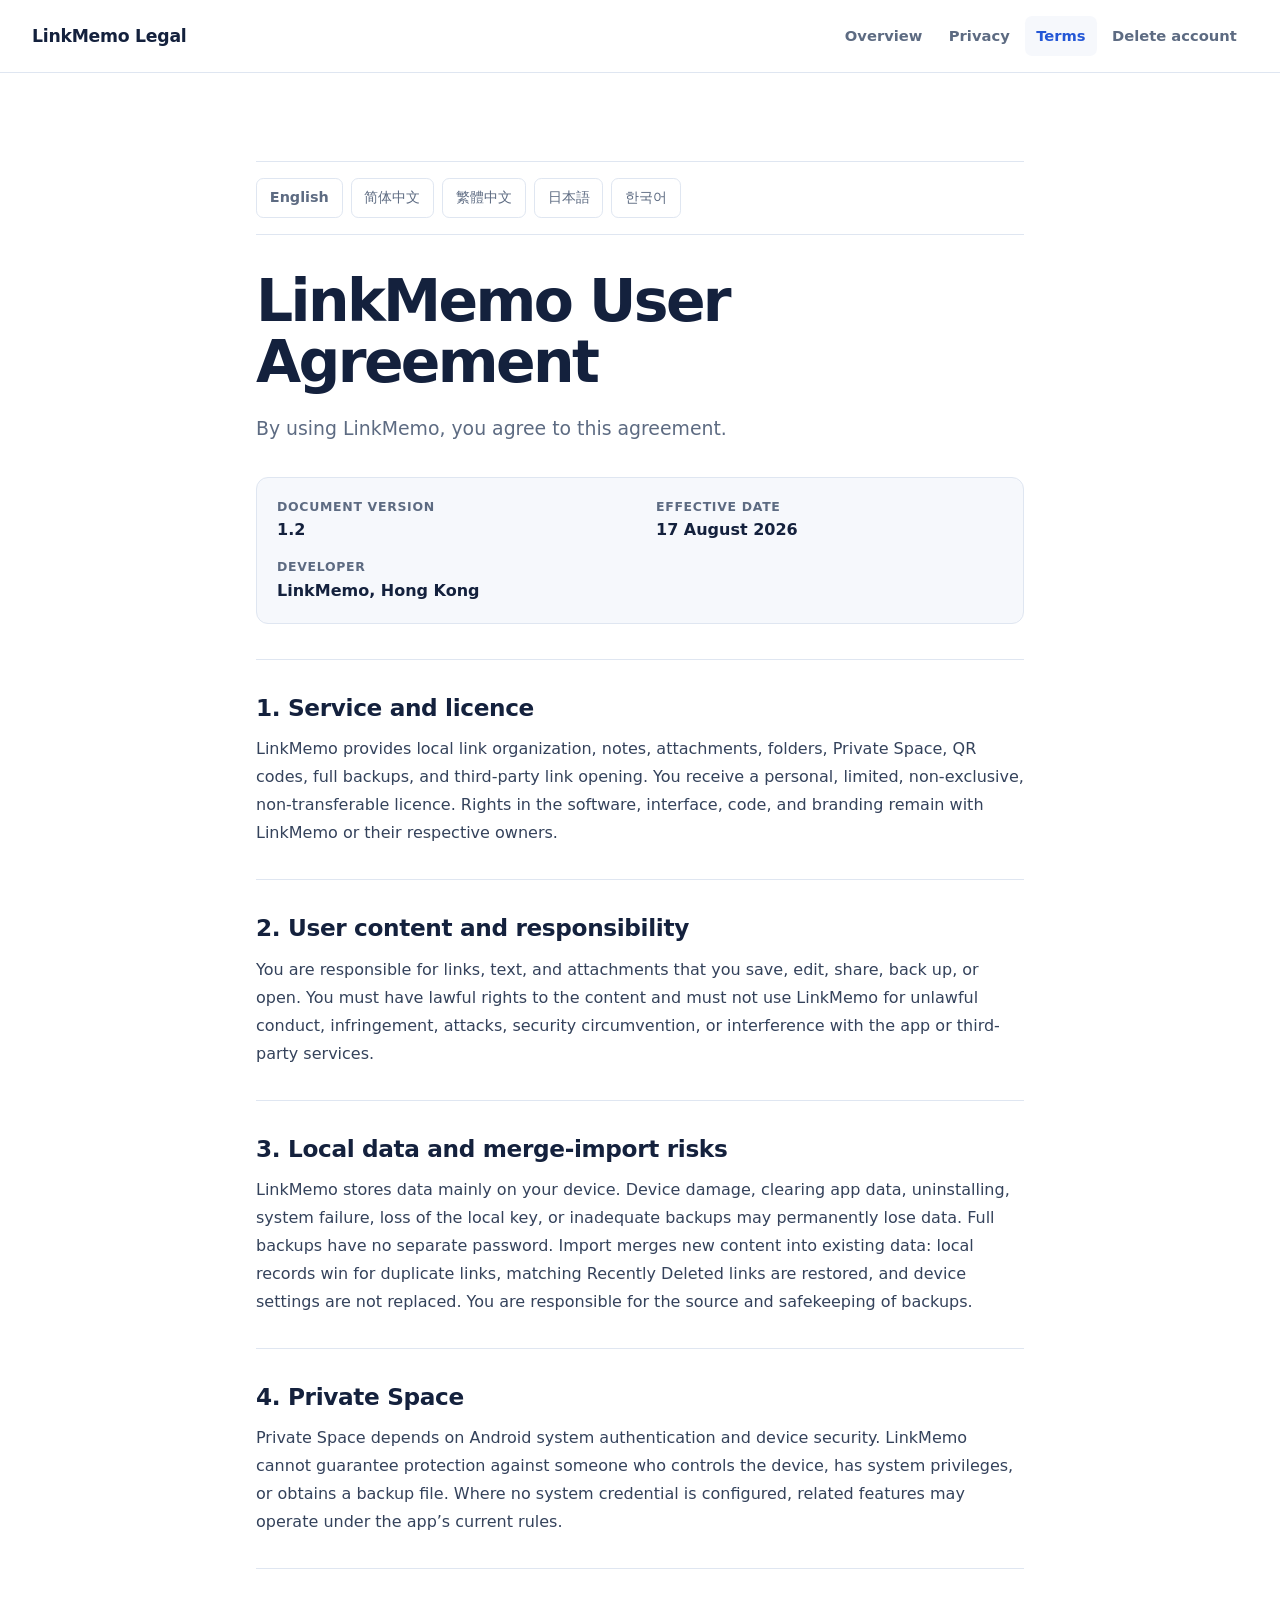
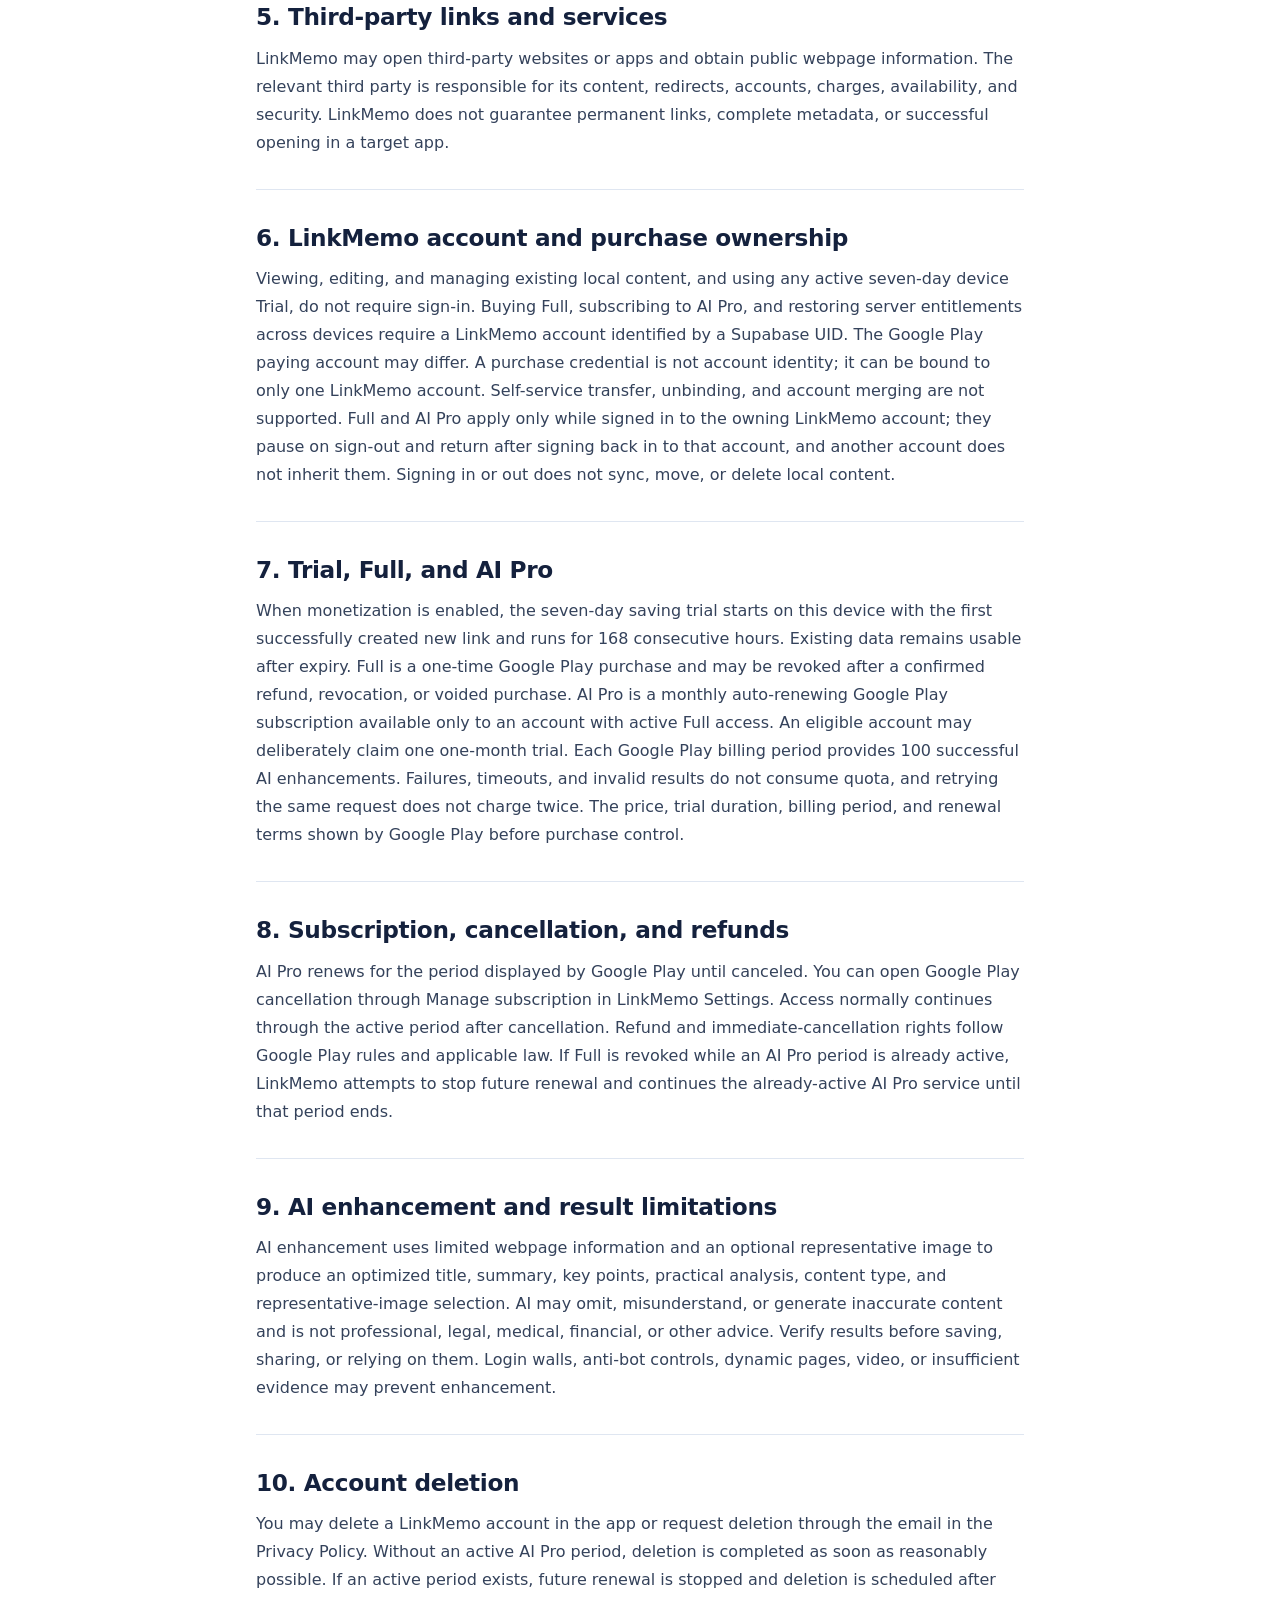
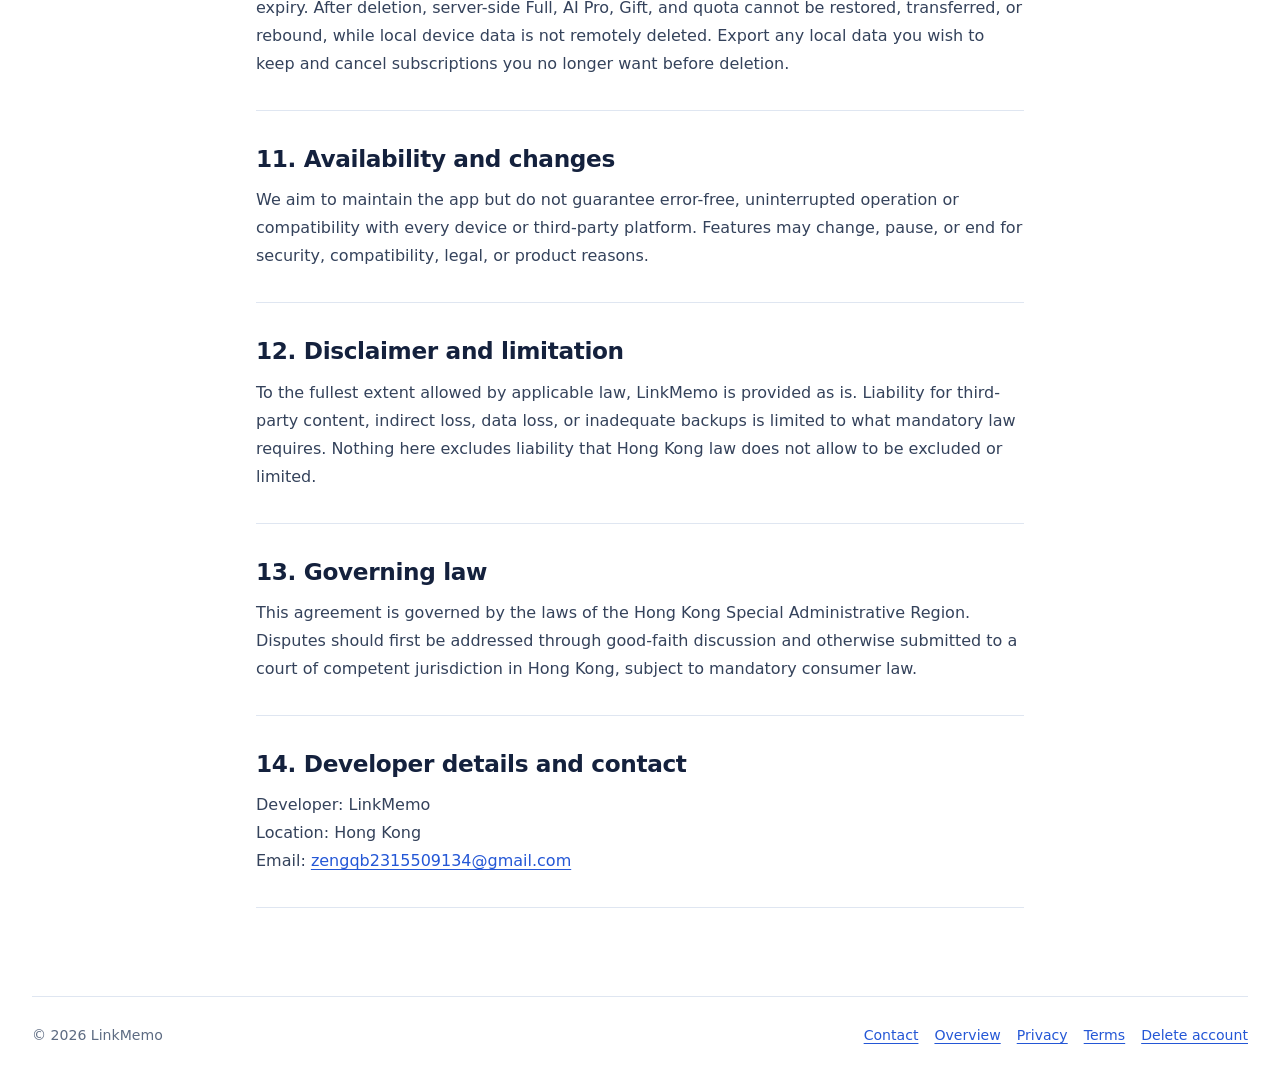
<file: terms.html>
<!doctype html>
<html lang="en">
  <head>
    <meta charset="utf-8">
    <meta name="viewport" content="width=device-width, initial-scale=1">
    <meta name="description" content="LinkMemo Terms of Use for local features, purchases, subscriptions, and AI enhancement.">
    <title>LinkMemo Terms of Use</title>
    <link rel="stylesheet" href="styles.css">
  </head>
  <body>
    <a class="skip-link" href="#content">Skip to content</a>
    <header class="site-header"><div class="header-inner"><a class="brand" href="index.html">LinkMemo Legal</a><nav class="site-nav" aria-label="Primary navigation"><a href="index.html">Overview</a><a href="privacy.html">Privacy</a><a href="terms.html" aria-current="page">Terms</a><a href="delete-account.html">Delete account</a></nav></div></header>
    <main id="content" class="page-shell">
      <nav class="language-switcher" aria-label="Language"><a href="#en" lang="en">English</a><a href="#zh-cn" lang="zh-CN">简体中文</a><a href="#zh-tw" lang="zh-Hant">繁體中文</a><a href="#ja" lang="ja">日本語</a><a href="#ko" lang="ko">한국어</a></nav>
      <div class="language-stack">
        <article id="en" class="language-panel" lang="en">
          <header class="document-header"><h1>LinkMemo User Agreement</h1><p class="document-summary">By using LinkMemo, you agree to this agreement.</p><dl class="document-meta"><div><dt>Document version</dt><dd>1.2</dd></div><div><dt>Effective date</dt><dd><time datetime="2026-08-17">17 August 2026</time></dd></div><div><dt>Developer</dt><dd>LinkMemo, Hong Kong</dd></div></dl></header>
          <section class="legal-section"><h2>1. Service and licence</h2><p>LinkMemo provides local link organization, notes, attachments, folders, Private Space, QR codes, full backups, and third-party link opening. You receive a personal, limited, non-exclusive, non-transferable licence. Rights in the software, interface, code, and branding remain with LinkMemo or their respective owners.</p></section>
          <section class="legal-section"><h2>2. User content and responsibility</h2><p>You are responsible for links, text, and attachments that you save, edit, share, back up, or open. You must have lawful rights to the content and must not use LinkMemo for unlawful conduct, infringement, attacks, security circumvention, or interference with the app or third-party services.</p></section>
          <section class="legal-section"><h2>3. Local data and merge-import risks</h2><p>LinkMemo stores data mainly on your device. Device damage, clearing app data, uninstalling, system failure, loss of the local key, or inadequate backups may permanently lose data. Full backups have no separate password. Import merges new content into existing data: local records win for duplicate links, matching Recently Deleted links are restored, and device settings are not replaced. You are responsible for the source and safekeeping of backups.</p></section>
          <section class="legal-section"><h2>4. Private Space</h2><p>Private Space depends on Android system authentication and device security. LinkMemo cannot guarantee protection against someone who controls the device, has system privileges, or obtains a backup file. Where no system credential is configured, related features may operate under the app’s current rules.</p></section>
          <section class="legal-section"><h2>5. Third-party links and services</h2><p>LinkMemo may open third-party websites or apps and obtain public webpage information. The relevant third party is responsible for its content, redirects, accounts, charges, availability, and security. LinkMemo does not guarantee permanent links, complete metadata, or successful opening in a target app.</p></section>
          <section class="legal-section"><h2>6. LinkMemo account and purchase ownership</h2><p>Viewing, editing, and managing existing local content, and using any active seven-day device Trial, do not require sign-in. Buying Full, subscribing to AI Pro, and restoring server entitlements across devices require a LinkMemo account identified by a Supabase UID. The Google Play paying account may differ. A purchase credential is not account identity; it can be bound to only one LinkMemo account. Self-service transfer, unbinding, and account merging are not supported. Full and AI Pro apply only while signed in to the owning LinkMemo account; they pause on sign-out and return after signing back in to that account, and another account does not inherit them. Signing in or out does not sync, move, or delete local content.</p></section>
          <section class="legal-section"><h2>7. Trial, Full, and AI Pro</h2><p>When monetization is enabled, the seven-day saving trial starts on this device with the first successfully created new link and runs for 168 consecutive hours. Existing data remains usable after expiry. Full is a one-time Google Play purchase and may be revoked after a confirmed refund, revocation, or voided purchase. AI Pro is a monthly auto-renewing Google Play subscription available only to an account with active Full access. An eligible account may deliberately claim one one-month trial. Each Google Play billing period provides 100 successful AI enhancements. Failures, timeouts, and invalid results do not consume quota, and retrying the same request does not charge twice. The price, trial duration, billing period, and renewal terms shown by Google Play before purchase control.</p></section>
          <section class="legal-section"><h2>8. Subscription, cancellation, and refunds</h2><p>AI Pro renews for the period displayed by Google Play until canceled. You can open Google Play cancellation through Manage subscription in LinkMemo Settings. Access normally continues through the active period after cancellation. Refund and immediate-cancellation rights follow Google Play rules and applicable law. If Full is revoked while an AI Pro period is already active, LinkMemo attempts to stop future renewal and continues the already-active AI Pro service until that period ends.</p></section>
          <section class="legal-section"><h2>9. AI enhancement and result limitations</h2><p>AI enhancement uses limited webpage information and an optional representative image to produce an optimized title, summary, key points, practical analysis, content type, and representative-image selection. AI may omit, misunderstand, or generate inaccurate content and is not professional, legal, medical, financial, or other advice. Verify results before saving, sharing, or relying on them. Login walls, anti-bot controls, dynamic pages, video, or insufficient evidence may prevent enhancement.</p></section>
          <section class="legal-section"><h2>10. Account deletion</h2><p>You may delete a LinkMemo account in the app or request deletion through the email in the Privacy Policy. Without an active AI Pro period, deletion is completed as soon as reasonably possible. If an active period exists, future renewal is stopped and deletion is scheduled after expiry. After deletion, server-side Full, AI Pro, Gift, and quota cannot be restored, transferred, or rebound, while local device data is not remotely deleted. Export any local data you wish to keep and cancel subscriptions you no longer want before deletion.</p></section>
          <section class="legal-section"><h2>11. Availability and changes</h2><p>We aim to maintain the app but do not guarantee error-free, uninterrupted operation or compatibility with every device or third-party platform. Features may change, pause, or end for security, compatibility, legal, or product reasons.</p></section>
          <section class="legal-section"><h2>12. Disclaimer and limitation</h2><p>To the fullest extent allowed by applicable law, LinkMemo is provided as is. Liability for third-party content, indirect loss, data loss, or inadequate backups is limited to what mandatory law requires. Nothing here excludes liability that Hong Kong law does not allow to be excluded or limited.</p></section>
          <section class="legal-section"><h2>13. Governing law</h2><p>This agreement is governed by the laws of the Hong Kong Special Administrative Region. Disputes should first be addressed through good-faith discussion and otherwise submitted to a court of competent jurisdiction in Hong Kong, subject to mandatory consumer law.</p></section>
          <section class="legal-section"><h2>14. Developer details and contact</h2><p>Developer: LinkMemo<br>Location: Hong Kong<br>Email: <a href="mailto:zengqb2315509134@gmail.com">zengqb2315509134@gmail.com</a></p></section>
        </article>

        <article id="zh-cn" class="language-panel" lang="zh-CN">
          <header class="document-header"><h1>用户协议</h1><p class="document-summary">使用LinkMemo即表示你同意本协议。</p><dl class="document-meta"><div><dt>文档版本</dt><dd>1.2</dd></div><div><dt>生效日期</dt><dd><time datetime="2026-08-17">2026年8月17日</time></dd></div><div><dt>开发者</dt><dd>LinkMemo（香港）</dd></div></dl></header>
          <section class="legal-section"><h2>1. 服务与许可</h2><p>LinkMemo提供本地链接整理、备注、附件、文件夹、私密空间、二维码、完整备份和第三方链接打开等功能。你获得个人、有限、非独占且不可转让的使用许可；软件、界面、代码和品牌相关权利仍归LinkMemo或相应权利人所有。</p></section>
          <section class="legal-section"><h2>2. 用户内容与责任</h2><p>你对保存、编辑、分享、备份或打开的链接、文字和附件负责，并应确保具有合法权利且不侵犯他人权益。不得利用LinkMemo从事违法、侵权、恶意攻击、规避安全措施或干扰应用及第三方服务的活动。</p></section>
          <section class="legal-section"><h2>3. 本地数据与合并导入风险</h2><p>LinkMemo主要在你的设备上保存数据。设备损坏、清除数据、卸载、系统故障、丢失本地密钥或未妥善备份可能造成数据永久丢失。完整备份没有独立密码保护。导入会把新内容合并到现有数据：重复链接保留本机版本，与最近删除重复的链接恢复本机记录，设备设置不被覆盖。你应在导入前确认备份来源并自行保管备份。</p></section>
          <section class="legal-section"><h2>4. 私密空间</h2><p>私密空间依赖Android系统身份验证和设备安全能力。LinkMemo不保证其能抵御已取得设备控制权、系统权限或备份文件的人员。未设置系统凭据时，相关功能可能按当前产品规则直接使用。</p></section>
          <section class="legal-section"><h2>5. 第三方链接与服务</h2><p>LinkMemo可打开第三方网站或应用并获取公开网页信息。第三方内容、跳转、账号、收费、可用性和安全性由对应第三方负责；LinkMemo不保证链接永久有效、元数据完整或目标应用一定能够打开。</p></section>
          <section class="legal-section"><h2>6. LinkMemo账号与购买归属</h2><p>查看、编辑和管理既有本地内容，以及使用本机仍有效的7天Trial，不要求登录；购买Full、订阅AI Pro及跨设备恢复服务端权益需要LinkMemo账号。LinkMemo账号以Supabase UID为准，Google Play付款账号可以不同。购买凭证不是账号身份；一个凭证只能绑定一个LinkMemo账号，不支持自行转移、解绑或账号合并。同一LinkMemo账号可以保留多个历史购买凭证。Full与AI Pro仅在登录其所属LinkMemo账号时生效；退出后暂停，重新登录同一账号后恢复，其他账号不会继承。登录或退出不会同步、移动或删除设备本地内容。</p></section>
          <section class="legal-section"><h2>7. Trial、Full与AI Pro</h2><p>商业化启用后，7天免费保存体验从本设备首次成功创建新链接开始，连续168小时；体验结束后仍可使用既有数据。Full是Google Play一次性购买，明确退款、撤销或作废后可撤销权益。AI Pro是仅供有效Full账号订阅的Google Play月度自动续订服务，符合资格的账号可主动领取一次一个月体验。每个Google Play计费周期提供100次成功AI增强；失败、超时或无效结果不扣次数，同一请求重试不会重复扣次。实际价格、体验期限、计费周期和续订条款以购买前Google Play确认界面为准。</p></section>
          <section class="legal-section"><h2>8. 订阅、取消与退款</h2><p>AI Pro会按Google Play显示的周期自动续订，直至取消。你可以从LinkMemo设置中的“管理订阅”进入Google Play取消。通常取消后可使用到当前已生效周期结束，退款和即时取消权利以Google Play规则及适用法律为准。如果Full被撤销但AI Pro当前周期已经生效，LinkMemo会尝试停止后续续订，并在该周期结束前继续提供已生效的AI Pro服务。</p></section>
          <section class="legal-section"><h2>9. AI增强与结果限制</h2><p>AI增强根据有限网页信息和可选代表图片生成优化标题、摘要、关键点、实用分析、内容类型和代表图片选择。AI可能遗漏、误解或生成不准确内容，不构成专业、法律、医疗、财务或其他建议。你应在保存、分享或依赖结果前自行核实。登录墙、反爬虫、动态页面、视频或资料不足可能导致无法增强，失败不保证一定能够重试成功。</p></section>
          <section class="legal-section"><h2>10. 账号删除</h2><p>你可在应用内删除LinkMemo账号，或点击隐私政策中的邮箱提出申请。没有有效AI Pro周期时账号会尽快删除；存在已生效周期时，后续自动续订会被停止，账号计划在有效期结束后删除。账号删除后，服务端Full、AI Pro、Gift和AI额度不能恢复、转移或重新绑定，但本设备数据不会被远程删除。你应在删除前取消不再需要的订阅并导出希望保留的数据。</p></section>
          <section class="legal-section"><h2>11. 可用性与变更</h2><p>我们会努力维护应用，但不保证应用始终无错误、不中断或适用于所有设备和第三方平台。出于安全、兼容、法律或产品原因，功能可能被修改、暂停或终止；重要变化会在合理范围内通知。</p></section>
          <section class="legal-section"><h2>12. 免责声明与责任限制</h2><p>在适用法律允许的最大范围内，LinkMemo按现状提供，不对第三方内容、间接损失、数据丢失或未妥善备份造成的损失承担超出法律强制规定的责任。本条不排除香港法律不得排除或限制的责任。</p></section>
          <section class="legal-section"><h2>13. 适用法律</h2><p>本协议受香港特别行政区法律管辖。争议应先通过友好协商解决；未能解决时，提交香港具有管辖权的法院，但适用的强制消费者保护法律另有规定的除外。</p></section>
          <section class="legal-section"><h2>14. 开发者资料与联系方式</h2><p>开发者：LinkMemo<br>所在地：香港<br>联系邮箱：<a href="mailto:zengqb2315509134@gmail.com">zengqb2315509134@gmail.com</a></p></section>
        </article>

        <article id="zh-tw" class="language-panel" lang="zh-Hant">
          <header class="document-header"><h1>使用者協議</h1><p class="document-summary">使用LinkMemo即表示你同意本協議。</p><dl class="document-meta"><div><dt>文件版本</dt><dd>1.2</dd></div><div><dt>生效日期</dt><dd><time datetime="2026-08-17">2026年8月17日</time></dd></div><div><dt>開發者</dt><dd>LinkMemo（香港）</dd></div></dl></header>
          <section class="legal-section"><h2>1. 服務與授權</h2><p>LinkMemo提供本機連結整理、備註、附件、資料夾、私密空間、二維碼、完整備份和第三方連結開啟等功能。你獲得個人、有限、非專屬且不可轉讓的使用授權；軟體、介面、程式碼和品牌相關權利仍歸LinkMemo或相應權利人所有。</p></section>
          <section class="legal-section"><h2>2. 使用者內容與責任</h2><p>你對儲存、編輯、分享、備份或開啟的連結、文字和附件負責，並應確保具有合法權利且不侵犯他人權益。不得利用LinkMemo從事違法、侵權、惡意攻擊、規避安全措施或干擾應用程式及第三方服務的活動。</p></section>
          <section class="legal-section"><h2>3. 本機資料與合併匯入風險</h2><p>LinkMemo主要在你的裝置上儲存資料。裝置損壞、清除資料、解除安裝、系統故障、遺失本機金鑰或未妥善備份可能造成永久資料遺失。完整備份沒有獨立密碼保護。匯入會把新內容合併至現有資料：重複連結保留本機版本，與最近刪除重複的連結還原本機記錄，裝置設定不被覆寫。</p></section>
          <section class="legal-section"><h2>4. 私密空間</h2><p>私密空間依賴Android系統身分驗證和裝置安全能力。LinkMemo不保證其能抵禦已取得裝置控制權、系統權限或備份檔案的人員。未設定系統憑證時，相關功能可能按目前產品規則直接使用。</p></section>
          <section class="legal-section"><h2>5. 第三方連結與服務</h2><p>LinkMemo可開啟第三方網站或應用程式並取得公開網頁資訊。第三方內容、跳轉、帳號、收費、可用性和安全性由對應第三方負責；LinkMemo不保證連結永久有效、元資料完整或目標應用程式一定能夠開啟。</p></section>
          <section class="legal-section"><h2>6. LinkMemo帳戶與購買歸屬</h2><p>查看、編輯和管理既有本機內容，以及使用本機仍有效的7天Trial，不要求登入；購買Full、訂閱AI Pro及跨裝置恢復伺服器權益需要LinkMemo帳戶。LinkMemo帳戶以Supabase UID為準，Google Play付款帳戶可以不同。購買憑證不是帳戶身分；一個憑證只能綁定一個LinkMemo帳戶，不支援自行轉移、解除綁定或帳戶合併。Full與AI Pro只在登入其所屬LinkMemo帳戶時生效；登出後暫停，重新登入同一帳戶後恢復，其他帳戶不會繼承。登入或登出不會同步、移動或刪除裝置本機內容。</p></section>
          <section class="legal-section"><h2>7. Trial、Full與AI Pro</h2><p>商業化啟用後，7天免費儲存體驗從本裝置首次成功建立新連結開始，連續168小時；體驗結束後仍可使用既有資料。Full是Google Play一次性購買，明確退款、撤銷或作廢後可撤銷權益。AI Pro是只供有效Full帳戶訂閱的Google Play月度自動續訂服務，符合資格的帳戶可主動領取一次一個月體驗。每個Google Play計費週期提供100次成功AI增強；失敗、逾時或無效結果不扣次數。實際價格、體驗期限、計費週期和續訂條款以購買前Google Play確認畫面為準。</p></section>
          <section class="legal-section"><h2>8. 訂閱、取消與退款</h2><p>AI Pro會按Google Play顯示的週期自動續訂，直至取消。你可以從LinkMemo設定中的「管理訂閱」進入Google Play取消。通常取消後可使用至目前已生效週期結束，退款和即時取消權利以Google Play規則及適用法律為準。如果Full被撤銷但AI Pro目前週期已經生效，LinkMemo會嘗試停止後續續訂，並在該週期結束前繼續提供已生效的AI Pro服務。</p></section>
          <section class="legal-section"><h2>9. AI增強與結果限制</h2><p>AI增強根據有限網頁資訊和可選代表圖片產生優化標題、摘要、重點、實用分析、內容類型和代表圖片選擇。AI可能遺漏、誤解或產生不準確內容，不構成專業、法律、醫療、財務或其他建議。你應在保存、分享或依賴結果前自行核實。登入牆、反爬蟲、動態頁面、影片或資料不足可能導致無法增強。</p></section>
          <section class="legal-section"><h2>10. 帳戶刪除</h2><p>你可在應用程式內刪除LinkMemo帳戶，或點擊私隱政策中的電郵提出申請。沒有有效AI Pro週期時帳戶會盡快刪除；存在已生效週期時，後續自動續訂會被停止，帳戶計劃在有效期結束後刪除。帳戶刪除後，伺服器Full、AI Pro、Gift和AI額度不能恢復、轉移或重新綁定，但本裝置資料不會被遠端刪除。</p></section>
          <section class="legal-section"><h2>11. 可用性與變更</h2><p>我們會努力維護應用程式，但不保證始終無錯誤、不中斷或適用於所有裝置和第三方平台。出於安全、相容、法律或產品原因，功能可能被修改、暫停或終止。</p></section>
          <section class="legal-section"><h2>12. 免責聲明與責任限制</h2><p>在適用法律允許的最大範圍內，LinkMemo按現況提供，不對第三方內容、間接損失、資料遺失或未妥善備份造成的損失承擔超出法律強制規定的責任。本條不排除香港法律不得排除或限制的責任。</p></section>
          <section class="legal-section"><h2>13. 適用法律</h2><p>本協議受香港特別行政區法律管轄。爭議應先透過友好協商解決；未能解決時，提交香港具有管轄權的法院，但適用的強制消費者保護法律另有規定的除外。</p></section>
          <section class="legal-section"><h2>14. 開發者資料與聯絡方式</h2><p>開發者：LinkMemo<br>所在地：香港<br>聯絡電郵：<a href="mailto:zengqb2315509134@gmail.com">zengqb2315509134@gmail.com</a></p></section>
        </article>

        <article id="ja" class="language-panel" lang="ja">
          <header class="document-header"><h1>LinkMemo 利用規約</h1><p class="document-summary">LinkMemoを使用することで、本規約に同意したものとみなされます。</p><dl class="document-meta"><div><dt>文書バージョン</dt><dd>1.2</dd></div><div><dt>発効日</dt><dd><time datetime="2026-08-17">2026年8月17日</time></dd></div><div><dt>開発者</dt><dd>LinkMemo（香港）</dd></div></dl></header>
          <section class="legal-section"><h2>1. サービスとライセンス</h2><p>LinkMemoは、ローカルでのリンク整理、メモ、添付、フォルダ、プライベートスペース、QRコード、完全バックアップ、第三者リンクの表示機能を提供します。個人的、限定的、非独占的かつ譲渡不能な利用許諾です。ソフトウェア、画面、コード、ブランドの権利はLinkMemoまたは各権利者に帰属します。</p></section>
          <section class="legal-section"><h2>2. ユーザーコンテンツと責任</h2><p>保存、編集、共有、バックアップ、表示するリンク、文章、添付ファイルについてユーザーが責任を負います。適法な権利を有し、違法行為、権利侵害、攻撃、安全対策の回避、アプリや第三者サービスへの妨害に利用しないでください。</p></section>
          <section class="legal-section"><h2>3. ローカルデータとマージ取り込みのリスク</h2><p>LinkMemoは主に端末にデータを保存します。端末故障、データ消去、アンインストール、システム障害、ローカル鍵の消失、不十分なバックアップによりデータを失う場合があります。完全バックアップに独立したパスワードはありません。取り込みでは新しい内容を既存データへ追加し、重複リンクは端末側を維持し、最近削除した重複項目は端末側を復元し、端末設定は置き換えません。</p></section>
          <section class="legal-section"><h2>4. プライベートスペース</h2><p>プライベートスペースはAndroidのシステム認証と端末の安全性に依存します。端末の制御権やシステム権限を持つ者、またはバックアップを取得した者に対する完全な保護は保証しません。</p></section>
          <section class="legal-section"><h2>5. 第三者リンクとサービス</h2><p>第三者サイトやアプリを開き、公開ウェブ情報を取得する場合があります。内容、リダイレクト、アカウント、料金、可用性、安全性は各第三者の責任です。リンクの永続性、メタデータの完全性、対象アプリでの起動は保証しません。</p></section>
          <section class="legal-section"><h2>6. LinkMemoアカウントと購入の帰属</h2><p>既存のローカルコンテンツの閲覧、編集、管理、および端末上で有効な7日間のTrialにはログインは不要です。Fullの購入、AI Proの購読、別端末でのサーバー権利復元にはSupabase UIDで識別されるLinkMemoアカウントが必要です。Google Playの支払いアカウントは異なっても構いません。購入証明は本人情報ではなく、1つのLinkMemoアカウントだけに紐付きます。ユーザーによる移転、解除、アカウント統合には対応しません。FullとAI Proは所有LinkMemoアカウントへのログイン中だけ有効で、ログアウトすると一時停止し、同じアカウントへの再ログインで復元されます。別のアカウントには引き継がれません。ログイン・ログアウトでローカル内容を同期、移動、削除しません。</p></section>
          <section class="legal-section"><h2>7. Trial、Full、AI Pro</h2><p>収益化が有効な場合、7日間の保存体験はこの端末で最初の新規リンク作成成功時から連続168時間です。終了後も既存データは利用できます。FullはGoogle Playの一回限りの購入で、返金、取消、無効化が確認された場合は権利を取り消せます。AI Proは有効なFullアカウント向けの月額自動更新Google Play購読で、対象アカウントは1か月体験を一度だけ明示的に受け取れます。各請求期間に成功したAI強化100回を提供し、失敗、タイムアウト、無効結果は回数を消費せず、同一リクエストの再試行で二重消費しません。価格、体験期間、請求周期、更新条件は購入前のGoogle Play画面が優先します。</p></section>
          <section class="legal-section"><h2>8. 購読、解約、返金</h2><p>AI Proは解約するまでGoogle Play表示の周期で自動更新されます。LinkMemo設定の「定期購入を管理」からGoogle Playで解約できます。通常は解約後も有効期間終了まで利用できます。返金と即時解約はGoogle Playの規則と適用法に従います。Fullが取り消されてもAI Pro期間が既に有効な場合、今後の更新を停止し、その期間終了まで有効なサービスを提供します。</p></section>
          <section class="legal-section"><h2>9. AI強化と結果の制限</h2><p>AI強化は限られたウェブ情報と任意の代表画像から、タイトル、要約、要点、実用分析、内容種別、代表画像候補を生成します。AIは情報を省略、誤解、または不正確に生成することがあり、専門・法律・医療・金融その他の助言ではありません。保存、共有、依拠する前に確認してください。ログイン壁、ボット対策、動的ページ、動画、情報不足により処理できない場合があります。</p></section>
          <section class="legal-section"><h2>10. アカウント削除</h2><p>アプリ内、またはプライバシーポリシーのメールから削除を申請できます。有効なAI Pro期間がなければ速やかに削除し、有効期間がある場合は今後の更新を停止して期間終了後に削除する予定です。削除後、サーバー上のFull、AI Pro、Gift、AI利用回数は復元、移転、再紐付けできません。端末内データは遠隔削除されません。</p></section>
          <section class="legal-section"><h2>11. 可用性と変更</h2><p>エラーのない継続動作や、すべての端末・第三者サービスとの互換性は保証しません。安全性、互換性、法律、製品上の理由により機能を変更、停止、終了する場合があります。</p></section>
          <section class="legal-section"><h2>12. 免責と責任制限</h2><p>適用法で認められる最大限の範囲でLinkMemoは現状有姿で提供され、第三者コンテンツ、間接損害、データ損失、不十分なバックアップについて、強行法規を超える責任を負いません。香港法上排除できない責任は排除しません。</p></section>
          <section class="legal-section"><h2>13. 準拠法</h2><p>本規約は香港特別行政区法に準拠します。紛争はまず誠実な協議により解決し、解決しない場合は香港の管轄裁判所に提出します。ただし、強制的な消費者保護法がある場合を除きます。</p></section>
          <section class="legal-section"><h2>14. 開発者情報と連絡先</h2><p>開発者：LinkMemo<br>所在地：香港<br>メール：<a href="mailto:zengqb2315509134@gmail.com">zengqb2315509134@gmail.com</a></p></section>
        </article>

        <article id="ko" class="language-panel" lang="ko">
          <header class="document-header"><h1>LinkMemo 이용약관</h1><p class="document-summary">LinkMemo를 사용하면 본 약관에 동의하는 것으로 간주됩니다.</p><dl class="document-meta"><div><dt>문서 버전</dt><dd>1.2</dd></div><div><dt>시행일</dt><dd><time datetime="2026-08-17">2026년 8월 17일</time></dd></div><div><dt>개발자</dt><dd>LinkMemo (홍콩)</dd></div></dl></header>
          <section class="legal-section"><h2>1. 서비스 및 라이선스</h2><p>LinkMemo는 로컬 링크 정리, 메모, 첨부파일, 폴더, 비공개 공간, QR 코드, 전체 백업 및 제3자 링크 열기 기능을 제공합니다. 사용자는 개인적이고 제한적이며 비독점적이고 양도할 수 없는 사용권을 받습니다. 소프트웨어, 화면, 코드 및 브랜드 권리는 LinkMemo 또는 각 권리자에게 있습니다.</p></section>
          <section class="legal-section"><h2>2. 사용자 콘텐츠 및 책임</h2><p>사용자는 저장, 편집, 공유, 백업 또는 여는 링크, 텍스트 및 첨부파일에 책임이 있습니다. 합법적인 권리를 보유해야 하며 불법 행위, 권리 침해, 공격, 보안 우회 또는 앱과 제3자 서비스 방해에 LinkMemo를 사용해서는 안 됩니다.</p></section>
          <section class="legal-section"><h2>3. 로컬 데이터 및 병합 가져오기 위험</h2><p>LinkMemo는 주로 기기에 데이터를 저장합니다. 기기 손상, 앱 데이터 삭제, 앱 제거, 시스템 장애, 로컬 키 손실 또는 부적절한 백업으로 데이터가 영구적으로 손실될 수 있습니다. 전체 백업에는 별도 비밀번호가 없습니다. 가져오기는 새 콘텐츠를 기존 데이터와 병합하며 중복 링크는 기기 기록을 유지하고, 최근 삭제 항목과 중복되면 기기 기록을 복원하며, 기기 설정은 덮어쓰지 않습니다.</p></section>
          <section class="legal-section"><h2>4. 비공개 공간</h2><p>비공개 공간은 Android 시스템 인증과 기기 보안에 의존합니다. LinkMemo는 기기 제어권이나 시스템 권한을 가진 사람 또는 백업 파일을 확보한 사람에 대한 완전한 보호를 보장하지 않습니다.</p></section>
          <section class="legal-section"><h2>5. 제3자 링크 및 서비스</h2><p>LinkMemo는 제3자 웹사이트나 앱을 열고 공개 웹 정보를 가져올 수 있습니다. 콘텐츠, 리디렉션, 계정, 요금, 사용 가능 여부 및 보안은 해당 제3자의 책임입니다. 링크의 영구성, 메타데이터의 완전성 또는 대상 앱 실행을 보장하지 않습니다.</p></section>
          <section class="legal-section"><h2>6. LinkMemo 계정 및 구매 귀속</h2><p>기존 로컬 콘텐츠의 조회, 편집 및 관리와 기기에서 유효한 7일 Trial 사용에는 로그인이 필요하지 않습니다. Full 구매, AI Pro 구독 및 다른 기기에서 서버 권한 복원에는 Supabase UID로 식별되는 LinkMemo 계정이 필요합니다. Google Play 결제 계정은 달라도 됩니다. 구매 증명은 신원이 아니며 하나의 LinkMemo 계정에만 연결됩니다. 사용자가 직접 이전, 연결 해제 또는 계정 병합을 할 수 없습니다. Full과 AI Pro는 소유 LinkMemo 계정에 로그인한 동안에만 적용되고 로그아웃하면 일시 중지되며 같은 계정으로 다시 로그인하면 복원됩니다. 다른 계정에는 상속되지 않습니다. 로그인하거나 로그아웃해도 로컬 콘텐츠를 동기화, 이동 또는 삭제하지 않습니다.</p></section>
          <section class="legal-section"><h2>7. Trial, Full 및 AI Pro</h2><p>수익화가 활성화되면 7일 저장 체험은 이 기기에서 첫 새 링크가 성공적으로 생성된 때부터 연속 168시간 동안 진행되며 종료 후에도 기존 데이터는 사용할 수 있습니다. Full은 Google Play 일회성 구매이며 환불, 취소 또는 무효 구매가 확인되면 권한을 철회할 수 있습니다. AI Pro는 유효한 Full 계정만 이용할 수 있는 월간 자동 갱신 Google Play 구독이고, 자격이 있는 계정은 1개월 체험을 한 번 직접 수령할 수 있습니다. 각 결제 기간에 성공한 AI 향상 100회를 제공하며 실패, 시간 초과 및 유효하지 않은 결과는 차감하지 않고 같은 요청 재시도는 중복 차감하지 않습니다. 가격, 체험 기간, 결제 주기 및 갱신 조건은 구매 전 Google Play 화면이 우선합니다.</p></section>
          <section class="legal-section"><h2>8. 구독, 취소 및 환불</h2><p>AI Pro는 취소할 때까지 Google Play에 표시된 주기로 자동 갱신됩니다. LinkMemo 설정의 구독 관리에서 Google Play 취소 화면을 열 수 있습니다. 일반적으로 취소 후에도 현재 유효 기간이 끝날 때까지 사용할 수 있습니다. 환불 및 즉시 취소 권리는 Google Play 규정과 관련 법률을 따릅니다. Full이 취소되어도 AI Pro 기간이 이미 유효하면 향후 갱신을 중지하고 해당 기간 종료까지 활성 서비스를 제공합니다.</p></section>
          <section class="legal-section"><h2>9. AI 향상 및 결과 제한</h2><p>AI 향상은 제한된 웹 정보와 선택적 대표 이미지를 이용해 제목, 요약, 핵심 사항, 실용 분석, 콘텐츠 유형 및 대표 이미지 선택을 생성합니다. AI는 정보를 누락하거나 오해하거나 부정확하게 생성할 수 있으며 전문, 법률, 의료, 금융 또는 기타 조언이 아닙니다. 저장, 공유 또는 의존하기 전에 확인하십시오. 로그인 장벽, 봇 차단, 동적 페이지, 동영상 또는 정보 부족으로 향상하지 못할 수 있습니다.</p></section>
          <section class="legal-section"><h2>10. 계정 삭제</h2><p>앱 안에서 또는 개인정보 처리방침의 이메일로 삭제를 요청할 수 있습니다. 활성 AI Pro 기간이 없으면 가능한 한 빨리 삭제하고, 유효 기간이 있으면 향후 갱신을 중지한 뒤 기간 종료 후 삭제할 예정입니다. 삭제 후 서버의 Full, AI Pro, Gift 및 AI 할당량은 복원, 이전 또는 재연결할 수 없지만 기기의 로컬 데이터는 원격 삭제되지 않습니다.</p></section>
          <section class="legal-section"><h2>11. 가용성 및 변경</h2><p>오류 없는 연속 작동이나 모든 기기 및 제3자 플랫폼과의 호환성을 보장하지 않습니다. 보안, 호환성, 법률 또는 제품상의 이유로 기능이 변경, 중단 또는 종료될 수 있습니다.</p></section>
          <section class="legal-section"><h2>12. 면책 및 책임 제한</h2><p>관련 법률이 허용하는 최대 범위에서 LinkMemo는 현재 상태로 제공됩니다. 제3자 콘텐츠, 간접 손실, 데이터 손실 또는 부적절한 백업에 대한 책임은 강행 법규가 요구하는 범위로 제한됩니다. 홍콩 법률상 배제할 수 없는 책임은 배제하지 않습니다.</p></section>
          <section class="legal-section"><h2>13. 준거법</h2><p>본 약관은 홍콩 특별행정구 법률의 적용을 받습니다. 분쟁은 먼저 성실한 협의로 해결하고, 해결되지 않으면 강제 소비자 보호법이 달리 정하지 않는 한 홍콩의 관할 법원에 제출합니다.</p></section>
          <section class="legal-section"><h2>14. 개발자 정보 및 연락처</h2><p>개발자: LinkMemo<br>소재지: 홍콩<br>이메일: <a href="mailto:zengqb2315509134@gmail.com">zengqb2315509134@gmail.com</a></p></section>
        </article>
      </div>
    </main>
    <footer class="site-footer"><span>© 2026 LinkMemo</span><div class="footer-links"><a href="mailto:zengqb2315509134@gmail.com">Contact</a><a href="index.html">Overview</a><a href="privacy.html">Privacy</a><a href="terms.html">Terms</a><a href="delete-account.html">Delete account</a></div></footer>
  </body>
</html>
</file>
<file: styles.css>
:root {
  color-scheme: light;
  --background: #ffffff;
  --surface: #f6f8fc;
  --surface-strong: #eef3fb;
  --text: #14213d;
  --muted: #5d6b82;
  --border: #dfe6f1;
  --accent: #2457d6;
  --accent-dark: #173eaa;
  --focus: #ffbf47;
  --content: 76rem;
  --reading: 48rem;
  font-family:
    Inter, ui-sans-serif, system-ui, -apple-system, BlinkMacSystemFont, "Segoe UI",
    "Noto Sans", "Noto Sans SC", "Noto Sans TC", "Noto Sans JP", sans-serif;
  font-synthesis: none;
}

* {
  box-sizing: border-box;
}

html {
  scroll-behavior: smooth;
}

body {
  min-width: 18rem;
  margin: 0;
  color: var(--text);
  background: var(--background);
  font-size: 1rem;
  line-height: 1.75;
  text-rendering: optimizeLegibility;
}

a {
  color: var(--accent);
  text-underline-offset: 0.18em;
}

a:hover {
  color: var(--accent-dark);
}

a:focus-visible {
  outline: 0.2rem solid var(--focus);
  outline-offset: 0.2rem;
  border-radius: 0.2rem;
}

.skip-link {
  position: absolute;
  top: 0.5rem;
  left: 0.5rem;
  z-index: 10;
  padding: 0.55rem 0.8rem;
  color: #ffffff;
  background: var(--text);
  transform: translateY(-160%);
}

.skip-link:focus {
  transform: translateY(0);
}

.site-header {
  border-bottom: 1px solid var(--border);
  background: rgba(255, 255, 255, 0.98);
}

.header-inner,
.page-shell,
.site-footer {
  width: min(calc(100% - 2rem), var(--content));
  margin-inline: auto;
}

.header-inner {
  display: flex;
  min-height: 4.5rem;
  align-items: center;
  justify-content: space-between;
  gap: 1.5rem;
}

.brand {
  color: var(--text);
  font-size: 1.08rem;
  font-weight: 750;
  letter-spacing: -0.015em;
  text-decoration: none;
  white-space: nowrap;
}

.site-nav {
  display: flex;
  flex-wrap: wrap;
  align-items: center;
  justify-content: flex-end;
  gap: 0.25rem;
}

.site-nav a {
  padding: 0.45rem 0.7rem;
  border-radius: 0.45rem;
  color: var(--muted);
  font-size: 0.92rem;
  font-weight: 650;
  text-decoration: none;
}

.site-nav a:hover,
.site-nav a[aria-current="page"] {
  color: var(--accent);
  background: var(--surface);
}

.page-shell {
  padding-block: clamp(2.5rem, 7vw, 5.5rem);
}

.page-intro,
.language-switcher,
.language-stack,
.document-footer {
  width: min(100%, var(--reading));
  margin-inline: auto;
}

.page-intro {
  margin-bottom: 2rem;
}

.page-intro h1,
.document-header h1 {
  max-width: 17ch;
  margin: 0;
  font-size: clamp(2.15rem, 6vw, 4.4rem);
  font-weight: 760;
  letter-spacing: -0.045em;
  line-height: 1.04;
}

.page-intro p,
.document-summary {
  max-width: 43rem;
  margin: 1.25rem 0 0;
  color: var(--muted);
  font-size: clamp(1.04rem, 2vw, 1.18rem);
  line-height: 1.7;
}

.language-switcher {
  display: flex;
  flex-wrap: wrap;
  gap: 0.5rem;
  margin-bottom: 2.25rem;
  padding-block: 1rem;
  border-block: 1px solid var(--border);
}

.language-switcher a {
  display: inline-flex;
  min-height: 2.5rem;
  align-items: center;
  padding: 0.35rem 0.8rem;
  border: 1px solid var(--border);
  border-radius: 0.45rem;
  color: var(--muted);
  background: var(--background);
  font-size: 0.9rem;
  font-weight: 680;
  text-decoration: none;
}

.language-switcher a:hover {
  border-color: #b5c4dc;
  color: var(--accent);
  background: var(--surface);
}

.language-panel {
  display: none;
  scroll-margin-top: 1rem;
}

.language-panel:first-child {
  display: block;
}

.language-stack:has(.language-panel:target) .language-panel {
  display: none;
}

.language-stack:has(.language-panel:target) .language-panel:target {
  display: block;
}

.language-stack:has(.language-panel :target) .language-panel {
  display: none;
}

.language-stack:has(.language-panel :target) .language-panel:has(:target) {
  display: block;
}

.document-header {
  padding-bottom: 2.2rem;
  border-bottom: 1px solid var(--border);
}

.document-header h1 {
  max-width: 20ch;
  font-size: clamp(2rem, 5vw, 3.65rem);
}

.document-meta {
  display: grid;
  grid-template-columns: repeat(2, minmax(0, 1fr));
  gap: 1rem 2rem;
  margin: 2rem 0 0;
  padding: 1.25rem;
  border: 1px solid var(--border);
  border-radius: 0.75rem;
  background: var(--surface);
}

.document-meta div {
  min-width: 0;
}

.document-meta dt {
  margin: 0 0 0.2rem;
  color: var(--muted);
  font-size: 0.78rem;
  font-weight: 750;
  letter-spacing: 0.055em;
  line-height: 1.4;
  text-transform: uppercase;
}

.document-meta dd {
  margin: 0;
  overflow-wrap: anywhere;
  font-weight: 650;
  line-height: 1.5;
}

.legal-section {
  padding-block: 2rem;
  border-bottom: 1px solid var(--border);
}

.legal-section h2 {
  margin: 0 0 0.75rem;
  font-size: clamp(1.18rem, 3vw, 1.45rem);
  letter-spacing: -0.015em;
  line-height: 1.35;
}

.legal-section p {
  margin: 0.7rem 0 0;
  color: #34425b;
}

.document-action a {
  display: inline-flex;
  min-height: 2.75rem;
  align-items: center;
  padding: 0.45rem 0.9rem;
  border: 1px solid var(--accent);
  border-radius: 0.45rem;
  font-weight: 700;
  text-decoration: none;
}

.legal-section ul {
  margin: 0.85rem 0 0;
  padding-left: 1.35rem;
  color: #34425b;
}

.legal-section li + li {
  margin-top: 0.45rem;
}

.overview-grid {
  display: grid;
  grid-template-columns: repeat(2, minmax(0, 1fr));
  gap: 1rem;
}

.overview-link {
  display: block;
  min-height: 11rem;
  padding: 1.5rem;
  border: 1px solid var(--border);
  border-radius: 0.8rem;
  color: var(--text);
  background: var(--surface);
  text-decoration: none;
}

.overview-link:hover {
  border-color: #b5c4dc;
  color: var(--text);
  background: var(--surface-strong);
}

.overview-link strong {
  display: block;
  margin-bottom: 0.5rem;
  color: var(--accent);
  font-size: 1.2rem;
}

.overview-link span {
  display: block;
  color: var(--muted);
}

.overview-link small {
  display: block;
  margin-top: 1rem;
  color: var(--muted);
  font-weight: 650;
}

.document-footer {
  margin-top: 2rem;
  color: var(--muted);
  font-size: 0.92rem;
}

.site-footer {
  display: flex;
  flex-wrap: wrap;
  justify-content: space-between;
  gap: 1rem 2rem;
  padding-block: 1.6rem 2.5rem;
  border-top: 1px solid var(--border);
  color: var(--muted);
  font-size: 0.88rem;
}

.footer-links {
  display: flex;
  flex-wrap: wrap;
  gap: 1rem;
}

@media (max-width: 42rem) {
  .header-inner {
    min-height: auto;
    padding-block: 1rem;
    align-items: flex-start;
    flex-direction: column;
    gap: 0.6rem;
  }

  .site-nav {
    justify-content: flex-start;
    margin-inline: -0.45rem;
  }

  .page-shell {
    padding-block: 2.25rem 3.5rem;
  }

  .document-meta,
  .overview-grid {
    grid-template-columns: 1fr;
  }

  .language-switcher {
    display: grid;
    grid-template-columns: repeat(2, minmax(0, 1fr));
  }

  .language-switcher a {
    justify-content: center;
  }

  .document-meta {
    gap: 0.9rem;
  }

  .overview-link {
    min-height: auto;
  }

  .site-footer {
    flex-direction: column;
  }
}

@media (prefers-reduced-motion: reduce) {
  html {
    scroll-behavior: auto;
  }
}

@media print {
  .skip-link,
  .site-header,
  .language-switcher,
  .site-footer {
    display: none;
  }

  .page-shell,
  .language-stack,
  .language-panel {
    width: 100%;
    margin: 0;
    padding: 0;
  }

  .language-panel {
    display: block;
    break-after: page;
  }

  a {
    color: inherit;
    text-decoration: none;
  }
}
</file>
